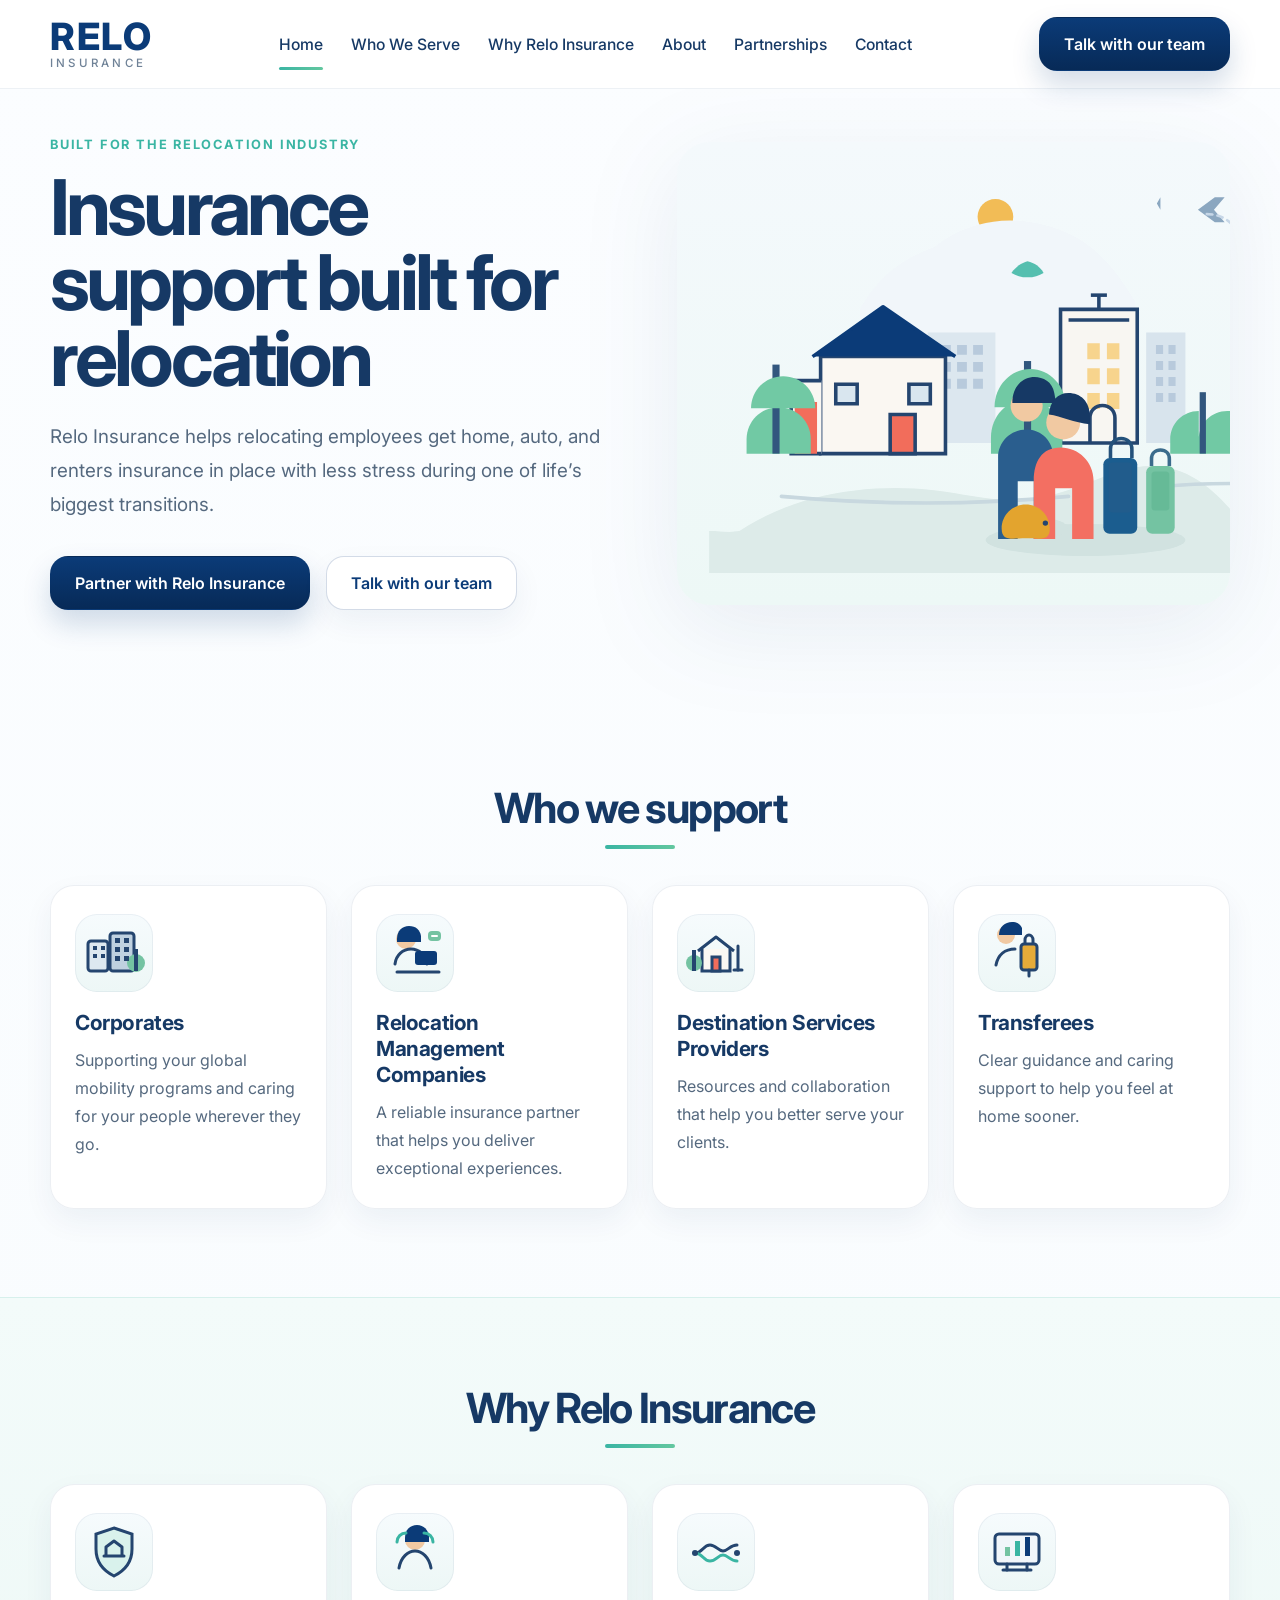
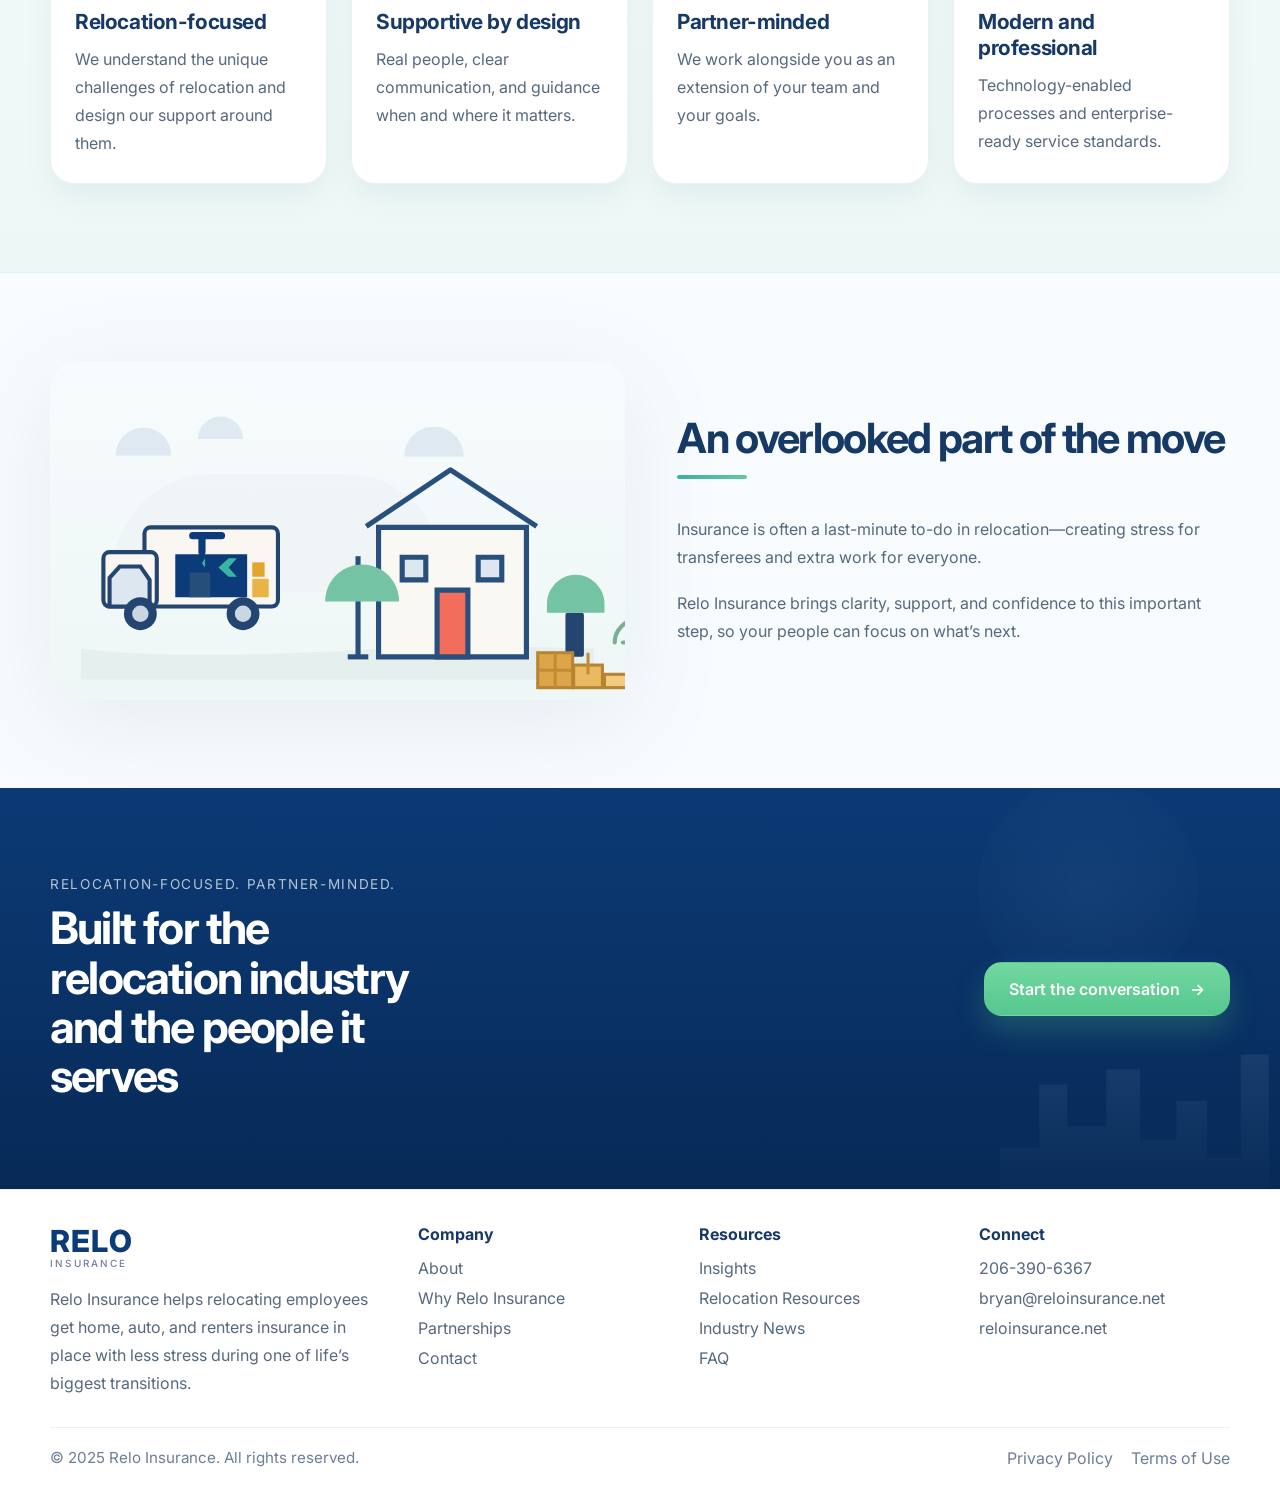
<file: relo_site_mockup_pro_v7/index.html>
<!DOCTYPE html>

<html lang="en">
<head>
<meta charset="utf-8"/>
<meta content="width=device-width, initial-scale=1.0" name="viewport"/>
<title>Relo Insurance | Insurance support built for relocation</title>
<meta content="Relo Insurance helps relocating employees get home, auto, and renters insurance in place with less stress during one of life’s biggest transitions." name="description"/>
<meta content="#0b3b78" name="theme-color"/>
<link href="https://fonts.googleapis.com" rel="preconnect"/>
<link crossorigin="" href="https://fonts.gstatic.com" rel="preconnect"/>
<link href="https://fonts.googleapis.com/css2?family=Inter:wght@400;500;600;700;800&amp;display=swap" rel="stylesheet"/>
<link href="styles.css" rel="stylesheet"/>
</head>
<body>
<a class="skip-link" href="#main">Skip to content</a>
<header class="site-header">
<div class="container nav-shell">
<a aria-label="Relo Insurance home" class="brand brand-textmark" href="index.html"><span class="brand-name">RELO</span><span class="brand-sub">INSURANCE</span></a>
<nav aria-label="Primary navigation" class="main-nav">
<a class="is-active" href="index.html">Home</a>
<a href="who-we-serve.html">Who We Serve</a>
<a href="why-relo-insurance.html">Why Relo Insurance</a>
<a href="about.html">About</a>
<a href="partnerships.html">Partnerships</a>
<a href="contact.html">Contact</a>
</nav>
<div class="nav-actions">
<a class="button button-primary" href="contact.html">Talk with our team</a>
<button aria-controls="mobile-nav" aria-expanded="false" aria-label="Toggle menu" class="nav-toggle" type="button"><span></span><span></span><span></span></button>
</div>
</div>
<nav aria-label="Mobile navigation" class="mobile-nav" id="mobile-nav">
<a href="index.html">Home</a>
<a href="who-we-serve.html">Who We Serve</a>
<a href="why-relo-insurance.html">Why Relo Insurance</a>
<a href="about.html">About</a>
<a href="partnerships.html">Partnerships</a>
<a href="contact.html">Contact</a>
<a class="button button-primary mobile-button" href="contact.html">Talk with our team</a>
</nav>
</header>
<main id="main">
<section class="hero section">
<div class="container hero-grid">
<div class="hero-copy">
<p class="eyebrow">Built for the relocation industry</p>
<h1>Insurance support built for relocation</h1>
<p class="hero-text">Relo Insurance helps relocating employees get home, auto, and renters insurance in place with less stress during one of life’s biggest transitions.</p>
<div class="hero-actions">
<a class="button button-primary" href="partnerships.html">Partner with Relo Insurance</a>
<a class="button button-secondary" href="contact.html">Talk with our team</a>
</div>
</div>
<div class="hero-media"><img alt="Illustration of a relocating couple with luggage and a dog arriving in a new neighborhood" height="520" src="assets/hero-illustration.svg" width="620"/></div>
</div>
</section>
<section class="section">
<div class="container">
<header class="section-heading section-heading-center"><h2>Who we support</h2></header>
<div class="card-grid card-grid-4">
<article class="surface-card info-card"><div aria-hidden="true" class="card-icon"><svg fill="none" viewbox="0 0 72 72" xmlns="http://www.w3.org/2000/svg"><rect fill="#DDE8F0" height="30" rx="3" stroke="#24456F" stroke-width="3" width="20" x="10" y="24"></rect><rect fill="#BFD1E0" height="38" rx="3" stroke="#24456F" stroke-width="3" width="24" x="32" y="16"></rect><circle cx="58" cy="46" fill="#74C3A2" r="9"></circle><rect fill="#24456F" height="22" width="4" x="56" y="32"></rect><path d="M15 29h4v4h-4zm8 0h4v4h-4zm0 8h4v4h-4zm-8 0h4v4h-4zm22-16h5v5h-5zm9 0h5v5h-5zm-9 9h5v5h-5zm9 0h5v5h-5zm-9 9h5v5h-5zm9 0h5v5h-5z" fill="#24456F"></path></svg></div><h3>Corporates</h3><p>Supporting your global mobility programs and caring for your people wherever they go.</p></article>
<article class="surface-card info-card"><div aria-hidden="true" class="card-icon"><svg fill="none" viewbox="0 0 72 72" xmlns="http://www.w3.org/2000/svg"><circle cx="27" cy="22" fill="#F1C9A2" r="10"></circle><path d="M16 47c1-9 8-15 16-15 8 0 15 6 16 15" stroke="#24456F" stroke-linecap="round" stroke-width="3"></path><path d="M18 22c0-8 5-13 12-13 7 0 11 4 12 10v6H18v-3Z" fill="#0B3B78"></path><rect fill="#0B3B78" height="14" rx="3" width="22" x="36" y="34"></rect><path d="M18 55h42" stroke="#24456F" stroke-linecap="round" stroke-width="3"></path><rect fill="#74C3A2" height="10" rx="4" width="13" x="49" y="14"></rect><path d="M53 19h5" stroke="white" stroke-linecap="round" stroke-width="2"></path></svg></div><h3>Relocation Management Companies</h3><p>A reliable insurance partner that helps you deliver exceptional experiences.</p></article>
<article class="surface-card info-card"><div aria-hidden="true" class="card-icon"><svg fill="none" viewbox="0 0 72 72" xmlns="http://www.w3.org/2000/svg"><path d="M18 34 36 20l18 14" stroke="#24456F" stroke-linejoin="round" stroke-width="3"></path><path d="M22 32v22h28V32" fill="#FAF8F3" stroke="#24456F" stroke-width="3"></path><rect fill="#F26D5B" height="14" stroke="#24456F" stroke-width="3" width="8" x="32" y="40"></rect><circle cx="14" cy="46" fill="#74C3A2" r="8"></circle><rect fill="#24456F" height="21" width="4" x="12" y="33"></rect><path d="M58 53V29" stroke="#24456F" stroke-linecap="round" stroke-width="3"></path><path d="M54 53h8" stroke="#24456F" stroke-linecap="round" stroke-width="3"></path></svg></div><h3>Destination Services Providers</h3><p>Resources and collaboration that help you better serve your clients.</p></article>
<article class="surface-card info-card"><div aria-hidden="true" class="card-icon"><svg fill="none" viewbox="0 0 72 72" xmlns="http://www.w3.org/2000/svg"><circle cx="25" cy="18" fill="#F1C9A2" r="9"></circle><path d="M15 48c2-10 9-16 19-16" stroke="#24456F" stroke-linecap="round" stroke-width="3"></path><path d="M18 18c0-8 6-13 13-13 5 0 8 2 10 6v7H18Z" fill="#0B3B78"></path><rect fill="#E6AB39" height="26" rx="3" stroke="#24456F" stroke-width="3" width="16" x="40" y="27"></rect><path d="M44 27v-4c0-3 2-5 4-5s4 2 4 5v4" stroke="#24456F" stroke-width="3"></path><path d="M48 53v6" stroke="#24456F" stroke-linecap="round" stroke-width="3"></path></svg></div><h3>Transferees</h3><p>Clear guidance and caring support to help you feel at home sooner.</p></article>
</div>
</div>
</section>
<section class="section section-tint">
<div class="container">
<header class="section-heading section-heading-center"><h2>Why Relo Insurance</h2></header>
<div class="card-grid card-grid-4">
<article class="surface-card feature-card"><div aria-hidden="true" class="feature-icon"><svg fill="none" viewbox="0 0 72 72" xmlns="http://www.w3.org/2000/svg"><path d="M36 12 54 18v15c0 13-8 22-18 27-10-5-18-14-18-27V18l18-6Z" fill="#D9F2EC" stroke="#24456F" stroke-width="3"></path><path d="M28 40V31l8-6 8 6v9" stroke="#24456F" stroke-linejoin="round" stroke-width="3"></path><path d="M26 40h20" stroke="#24456F" stroke-linecap="round" stroke-width="3"></path></svg></div><h3>Relocation-focused</h3><p>We understand the unique challenges of relocation and design our support around them.</p></article>
<article class="surface-card feature-card"><div aria-hidden="true" class="feature-icon"><svg fill="none" viewbox="0 0 72 72" xmlns="http://www.w3.org/2000/svg"><circle cx="36" cy="24" fill="#F1C9A2" r="10"></circle><path d="M20 52c2-11 9-17 16-17s14 6 16 17" stroke="#24456F" stroke-linecap="round" stroke-width="3"></path><path d="M26 22c0-8 5-13 12-13 7 0 11 5 12 11v6H26v-4Z" fill="#0B3B78"></path><path d="M18 26c0-5 4-9 9-9" stroke="#3AB5A3" stroke-linecap="round" stroke-width="3"></path><path d="M54 26c0-5-4-9-9-9" stroke="#3AB5A3" stroke-linecap="round" stroke-width="3"></path></svg></div><h3>Supportive by design</h3><p>Real people, clear communication, and guidance when and where it matters.</p></article>
<article class="surface-card feature-card"><div aria-hidden="true" class="feature-icon"><svg fill="none" viewbox="0 0 72 72" xmlns="http://www.w3.org/2000/svg"><path d="M15 37c8 0 8-8 15-8 6 0 8 6 13 6s7-6 14-6" stroke="#24456F" stroke-linecap="round" stroke-width="3"></path><path d="M15 37c8 0 8 8 15 8 6 0 8-6 13-6s7 6 14 6" stroke="#3AB5A3" stroke-linecap="round" stroke-width="3"></path><circle cx="15" cy="37" fill="#24456F" r="3"></circle><circle cx="57" cy="37" fill="#24456F" r="3"></circle></svg></div><h3>Partner-minded</h3><p>We work alongside you as an extension of your team and your goals.</p></article>
<article class="surface-card feature-card"><div aria-hidden="true" class="feature-icon"><svg fill="none" viewbox="0 0 72 72" xmlns="http://www.w3.org/2000/svg"><rect fill="#F1F6FA" height="30" rx="4" stroke="#24456F" stroke-width="3" width="44" x="14" y="18"></rect><path d="M26 48v6" stroke="#24456F" stroke-linecap="round" stroke-width="3"></path><path d="M46 48v6" stroke="#24456F" stroke-linecap="round" stroke-width="3"></path><path d="M22 54h28" stroke="#24456F" stroke-linecap="round" stroke-width="3"></path><rect fill="#74C3A2" height="9" width="5" x="24" y="31"></rect><rect fill="#3AB5A3" height="15" width="5" x="34" y="25"></rect><rect fill="#0B3B78" height="19" width="5" x="44" y="21"></rect></svg></div><h3>Modern and professional</h3><p>Technology-enabled processes and enterprise-ready service standards.</p></article>
</div>
</div>
</section>
<section class="section">
<div class="container overview-grid">
<div class="overview-media"><img alt="Illustration of a moving truck arriving at a new home with boxes near the front door" height="330" src="assets/move-illustration.svg" width="560"/></div>
<div class="overview-copy">
<header class="section-heading"><h2>An overlooked part of the move</h2></header>
<p>Insurance is often a last-minute to-do in relocation—creating stress for transferees and extra work for everyone.</p>
<p>Relo Insurance brings clarity, support, and confidence to this important step, so your people can focus on what’s next.</p>
</div>
</div>
</section>
<section class="section section-cta">
<div class="container cta-shell">
<div class="cta-copy"><p class="cta-kicker">Relocation-focused. Partner-minded.</p><h2>Built for the relocation industry and the people it serves</h2></div>
<a class="button button-accent" href="contact.html">Start the conversation <span aria-hidden="true">→</span></a>
</div>
</section>
</main>
<footer class="site-footer">
<div class="container footer-grid">
<div class="footer-brand"><a aria-label="Relo Insurance home" class="brand brand-textmark footer-brandmark" href="index.html"><span class="brand-name">RELO</span><span class="brand-sub">INSURANCE</span></a><p>Relo Insurance helps relocating employees get home, auto, and renters insurance in place with less stress during one of life’s biggest transitions.</p></div>
<div><h3>Company</h3><ul><li><a href="about.html">About</a></li><li><a href="why-relo-insurance.html">Why Relo Insurance</a></li><li><a href="partnerships.html">Partnerships</a></li><li><a href="contact.html">Contact</a></li></ul></div>
<div><h3>Resources</h3><ul><li><a href="contact.html">Insights</a></li><li><a href="contact.html">Relocation Resources</a></li><li><a href="contact.html">Industry News</a></li><li><a href="contact.html">FAQ</a></li></ul></div>
<div><h3>Connect</h3><ul><li><a href="tel:+12063906367">206-390-6367</a></li><li><a href="mailto:bryan@reloinsurance.net">bryan@reloinsurance.net</a></li><li><a href="https://reloinsurance.net">reloinsurance.net</a></li></ul></div>
</div>
<div class="container footer-bottom"><p>© 2025 Relo Insurance. All rights reserved.</p><div class="footer-legal"><a href="privacy.html">Privacy Policy</a><a href="terms.html">Terms of Use</a></div></div>
</footer>
<script src="script.js"></script>
</body>
</html>
</file>
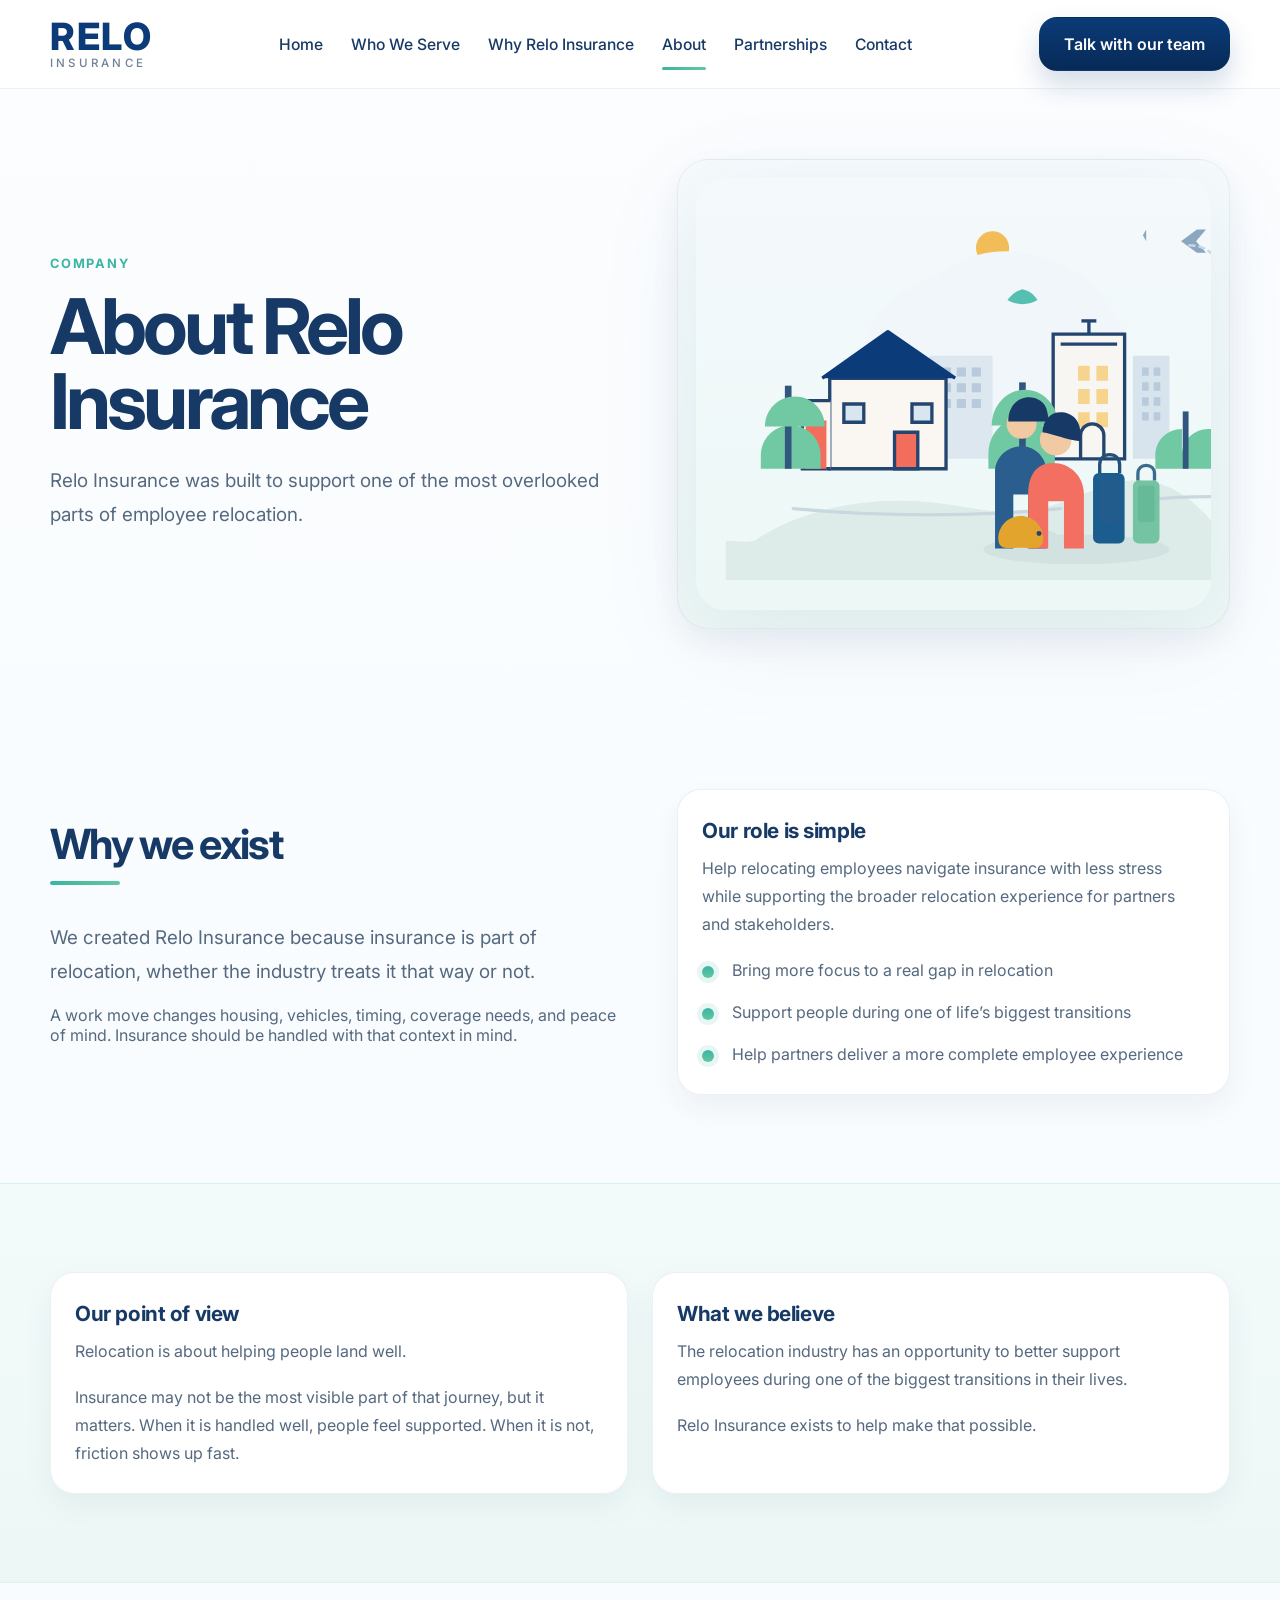
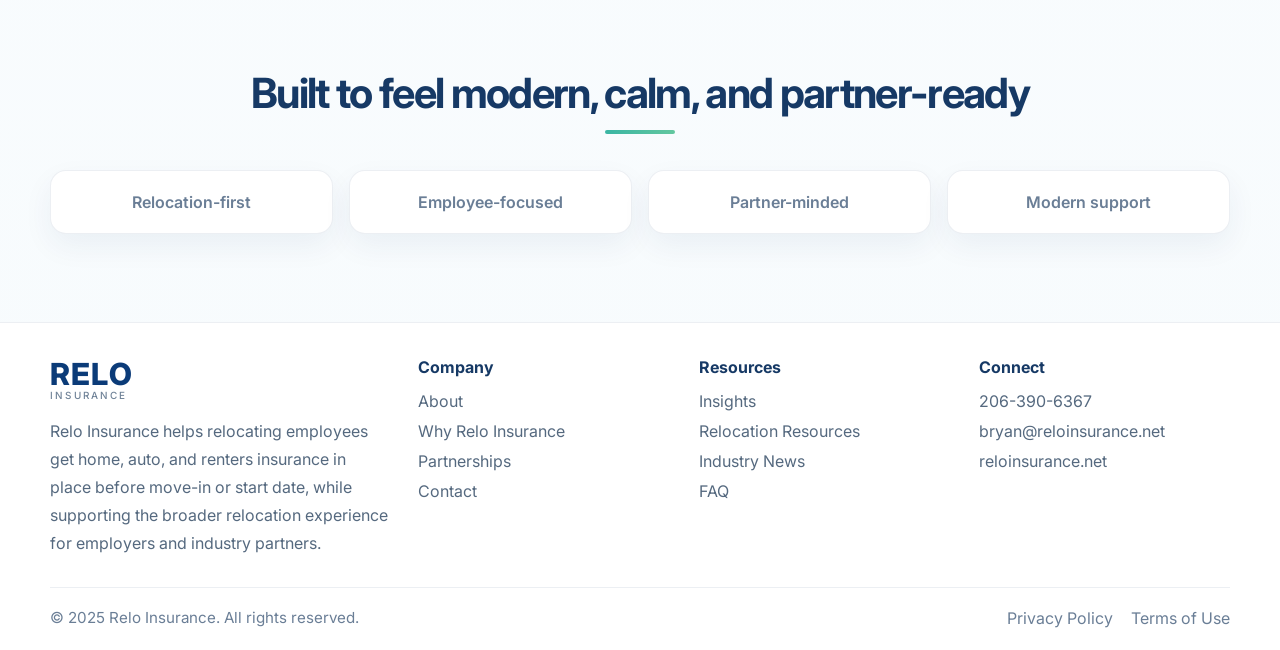
<file: relo_site_mockup_pro_v7/about.html>
<!DOCTYPE html>

<html lang="en"><head><meta charset="utf-8"/><meta content="width=device-width, initial-scale=1.0" name="viewport"/><title>About | Relo Insurance</title><meta content="Relo Insurance was created to support one of the most overlooked parts of employee relocation." name="description"/><meta content="#0b3b78" name="theme-color"/><link href="https://fonts.googleapis.com" rel="preconnect"/><link crossorigin="" href="https://fonts.gstatic.com" rel="preconnect"/><link href="https://fonts.googleapis.com/css2?family=Inter:wght@400;500;600;700;800&amp;display=swap" rel="stylesheet"/><link href="styles.css" rel="stylesheet"/></head>
<body><a class="skip-link" href="#main">Skip to content</a><header class="site-header"><div class="container nav-shell"><a aria-label="Relo Insurance home" class="brand brand-textmark" href="index.html"><span class="brand-name">RELO</span><span class="brand-sub">INSURANCE</span></a><nav aria-label="Primary navigation" class="main-nav"><a href="index.html">Home</a><a href="who-we-serve.html">Who We Serve</a><a href="why-relo-insurance.html">Why Relo Insurance</a><a class="is-active" href="about.html">About</a><a href="partnerships.html">Partnerships</a><a href="contact.html">Contact</a></nav><div class="nav-actions"><a class="button button-primary" href="contact.html">Talk with our team</a><button aria-controls="mobile-nav" aria-expanded="false" aria-label="Toggle menu" class="nav-toggle" type="button"><span></span><span></span><span></span></button></div></div><nav aria-label="Mobile navigation" class="mobile-nav" id="mobile-nav"><a href="index.html">Home</a><a href="who-we-serve.html">Who We Serve</a><a href="why-relo-insurance.html">Why Relo Insurance</a><a href="about.html">About</a><a href="partnerships.html">Partnerships</a><a href="contact.html">Contact</a><a class="button button-primary mobile-button" href="contact.html">Talk with our team</a></nav></header>
<main id="main">
<section class="page-hero section-tight"><div class="container page-grid page-hero-shell"><div><p class="page-eyebrow">Company</p><h1>About Relo Insurance</h1><p class="page-hero-text">Relo Insurance was built to support one of the most overlooked parts of employee relocation.</p></div><div class="page-hero-media"><img alt="Relocation illustration" height="520" src="assets/hero-illustration.svg" width="620"/></div></div></section>
<section class="section"><div class="container split-grid"><div><header class="section-heading"><h2>Why we exist</h2></header><p class="lead">We created Relo Insurance because insurance is part of relocation, whether the industry treats it that way or not.</p><p>A work move changes housing, vehicles, timing, coverage needs, and peace of mind. Insurance should be handled with that context in mind.</p></div><div class="panel"><h3>Our role is simple</h3><p>Help relocating employees navigate insurance with less stress while supporting the broader relocation experience for partners and stakeholders.</p><ul class="check-list"><li>Bring more focus to a real gap in relocation</li><li>Support people during one of life’s biggest transitions</li><li>Help partners deliver a more complete employee experience</li></ul></div></div></section>
<section class="section section-tint"><div class="container card-grid card-grid-2"><article class="quote-card"><h3>Our point of view</h3><p>Relocation is about helping people land well.</p><p>Insurance may not be the most visible part of that journey, but it matters. When it is handled well, people feel supported. When it is not, friction shows up fast.</p></article><article class="quote-card"><h3>What we believe</h3><p>The relocation industry has an opportunity to better support employees during one of the biggest transitions in their lives.</p><p>Relo Insurance exists to help make that possible.</p></article></div></section>
<section class="section"><div class="container"><header class="section-heading section-heading-center"><h2>Built to feel modern, calm, and partner-ready</h2></header><div class="logo-cloud"><div class="logo-pill">Relocation-first</div><div class="logo-pill">Employee-focused</div><div class="logo-pill">Partner-minded</div><div class="logo-pill">Modern support</div></div></div></section>
</main>
<footer class="site-footer"><div class="container footer-grid"><div class="footer-brand"><a aria-label="Relo Insurance home" class="brand brand-textmark footer-brandmark" href="index.html"><span class="brand-name">RELO</span><span class="brand-sub">INSURANCE</span></a><p>Relo Insurance helps relocating employees get home, auto, and renters insurance in place before move-in or start date, while supporting the broader relocation experience for employers and industry partners.</p></div><div><h3>Company</h3><ul><li><a href="about.html">About</a></li><li><a href="why-relo-insurance.html">Why Relo Insurance</a></li><li><a href="partnerships.html">Partnerships</a></li><li><a href="contact.html">Contact</a></li></ul></div><div><h3>Resources</h3><ul><li><a href="contact.html">Insights</a></li><li><a href="contact.html">Relocation Resources</a></li><li><a href="contact.html">Industry News</a></li><li><a href="contact.html">FAQ</a></li></ul></div><div><h3>Connect</h3><ul><li><a href="tel:+12063906367">206-390-6367</a></li><li><a href="mailto:bryan@reloinsurance.net">bryan@reloinsurance.net</a></li><li><a href="https://reloinsurance.net">reloinsurance.net</a></li></ul></div></div><div class="container footer-bottom"><p>© 2025 Relo Insurance. All rights reserved.</p><div class="footer-legal"><a href="privacy.html">Privacy Policy</a><a href="terms.html">Terms of Use</a></div></div></footer><script src="script.js"></script></body></html>
</file>
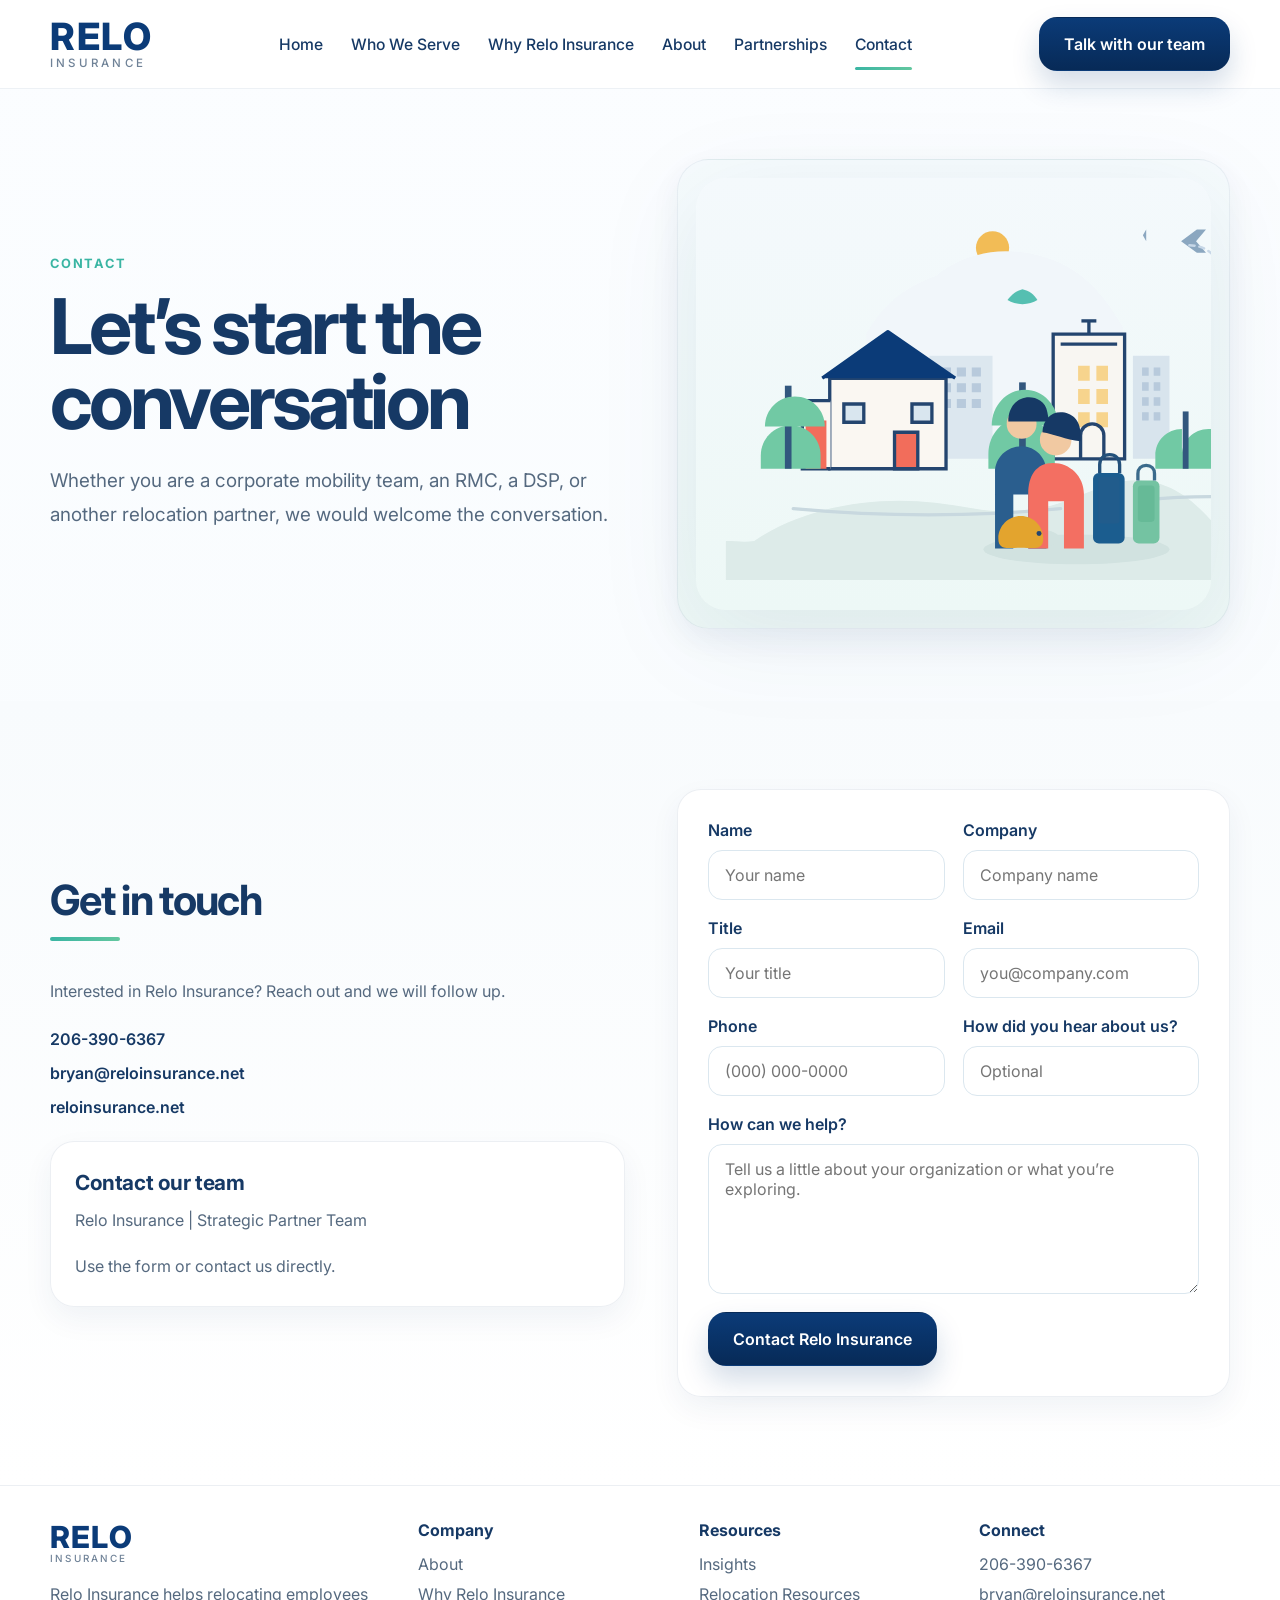
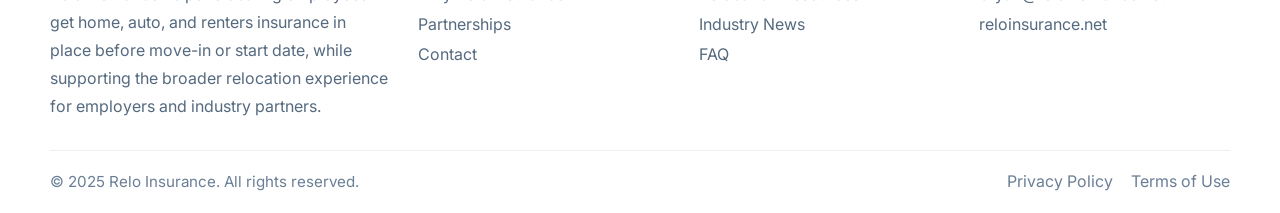
<file: relo_site_mockup_pro_v7/contact.html>
<!DOCTYPE html>

<html lang="en"><head><meta charset="utf-8"/><meta content="width=device-width, initial-scale=1.0" name="viewport"/><title>Contact | Relo Insurance</title><meta content="Get in touch with Relo Insurance to discuss relocation partnerships or employee move support." name="description"/><meta content="#0b3b78" name="theme-color"/><link href="https://fonts.googleapis.com" rel="preconnect"/><link crossorigin="" href="https://fonts.gstatic.com" rel="preconnect"/><link href="https://fonts.googleapis.com/css2?family=Inter:wght@400;500;600;700;800&amp;display=swap" rel="stylesheet"/><link href="styles.css" rel="stylesheet"/></head>
<body><a class="skip-link" href="#main">Skip to content</a><header class="site-header"><div class="container nav-shell"><a aria-label="Relo Insurance home" class="brand brand-textmark" href="index.html"><span class="brand-name">RELO</span><span class="brand-sub">INSURANCE</span></a><nav aria-label="Primary navigation" class="main-nav"><a href="index.html">Home</a><a href="who-we-serve.html">Who We Serve</a><a href="why-relo-insurance.html">Why Relo Insurance</a><a href="about.html">About</a><a href="partnerships.html">Partnerships</a><a class="is-active" href="contact.html">Contact</a></nav><div class="nav-actions"><a class="button button-primary" href="contact.html">Talk with our team</a><button aria-controls="mobile-nav" aria-expanded="false" aria-label="Toggle menu" class="nav-toggle" type="button"><span></span><span></span><span></span></button></div></div><nav aria-label="Mobile navigation" class="mobile-nav" id="mobile-nav"><a href="index.html">Home</a><a href="who-we-serve.html">Who We Serve</a><a href="why-relo-insurance.html">Why Relo Insurance</a><a href="about.html">About</a><a href="partnerships.html">Partnerships</a><a href="contact.html">Contact</a><a class="button button-primary mobile-button" href="contact.html">Talk with our team</a></nav></header>
<main id="main">
<section class="page-hero section-tight"><div class="container page-grid page-hero-shell"><div><p class="page-eyebrow">Contact</p><h1>Let’s start the conversation</h1><p class="page-hero-text">Whether you are a corporate mobility team, an RMC, a DSP, or another relocation partner, we would welcome the conversation.</p></div><div class="page-hero-media"><img alt="Relocation illustration" height="520" src="assets/hero-illustration.svg" width="620"/></div></div></section>
<section class="section contact-section"><div class="container contact-grid"><div class="contact-copy"><header class="section-heading"><h2>Get in touch</h2></header><p>Interested in Relo Insurance? Reach out and we will follow up.</p><div class="contact-list"><a href="tel:+12063906367">206-390-6367</a><a href="mailto:bryan@reloinsurance.net">bryan@reloinsurance.net</a><a href="https://reloinsurance.net">reloinsurance.net</a></div><div class="panel" style="margin-top:24px;"><h3>Contact our team</h3><p>Relo Insurance | Strategic Partner Team</p><p>Use the form or contact us directly.</p></div></div><form class="contact-form surface-card"><div class="field-row"><label><span>Name</span><input placeholder="Your name" type="text"/></label><label><span>Company</span><input placeholder="Company name" type="text"/></label></div><div class="field-row"><label><span>Title</span><input placeholder="Your title" type="text"/></label><label><span>Email</span><input placeholder="you@company.com" type="email"/></label></div><div class="field-row"><label><span>Phone</span><input placeholder="(000) 000-0000" type="tel"/></label><label><span>How did you hear about us?</span><input placeholder="Optional" type="text"/></label></div><label><span>How can we help?</span><textarea placeholder="Tell us a little about your organization or what you’re exploring." rows="6"></textarea></label><button class="button button-primary" type="submit">Contact Relo Insurance</button></form></div></section>
</main>
<footer class="site-footer"><div class="container footer-grid"><div class="footer-brand"><a aria-label="Relo Insurance home" class="brand brand-textmark footer-brandmark" href="index.html"><span class="brand-name">RELO</span><span class="brand-sub">INSURANCE</span></a><p>Relo Insurance helps relocating employees get home, auto, and renters insurance in place before move-in or start date, while supporting the broader relocation experience for employers and industry partners.</p></div><div><h3>Company</h3><ul><li><a href="about.html">About</a></li><li><a href="why-relo-insurance.html">Why Relo Insurance</a></li><li><a href="partnerships.html">Partnerships</a></li><li><a href="contact.html">Contact</a></li></ul></div><div><h3>Resources</h3><ul><li><a href="contact.html">Insights</a></li><li><a href="contact.html">Relocation Resources</a></li><li><a href="contact.html">Industry News</a></li><li><a href="contact.html">FAQ</a></li></ul></div><div><h3>Connect</h3><ul><li><a href="tel:+12063906367">206-390-6367</a></li><li><a href="mailto:bryan@reloinsurance.net">bryan@reloinsurance.net</a></li><li><a href="https://reloinsurance.net">reloinsurance.net</a></li></ul></div></div><div class="container footer-bottom"><p>© 2025 Relo Insurance. All rights reserved.</p><div class="footer-legal"><a href="privacy.html">Privacy Policy</a><a href="terms.html">Terms of Use</a></div></div></footer><script src="script.js"></script></body></html>
</file>
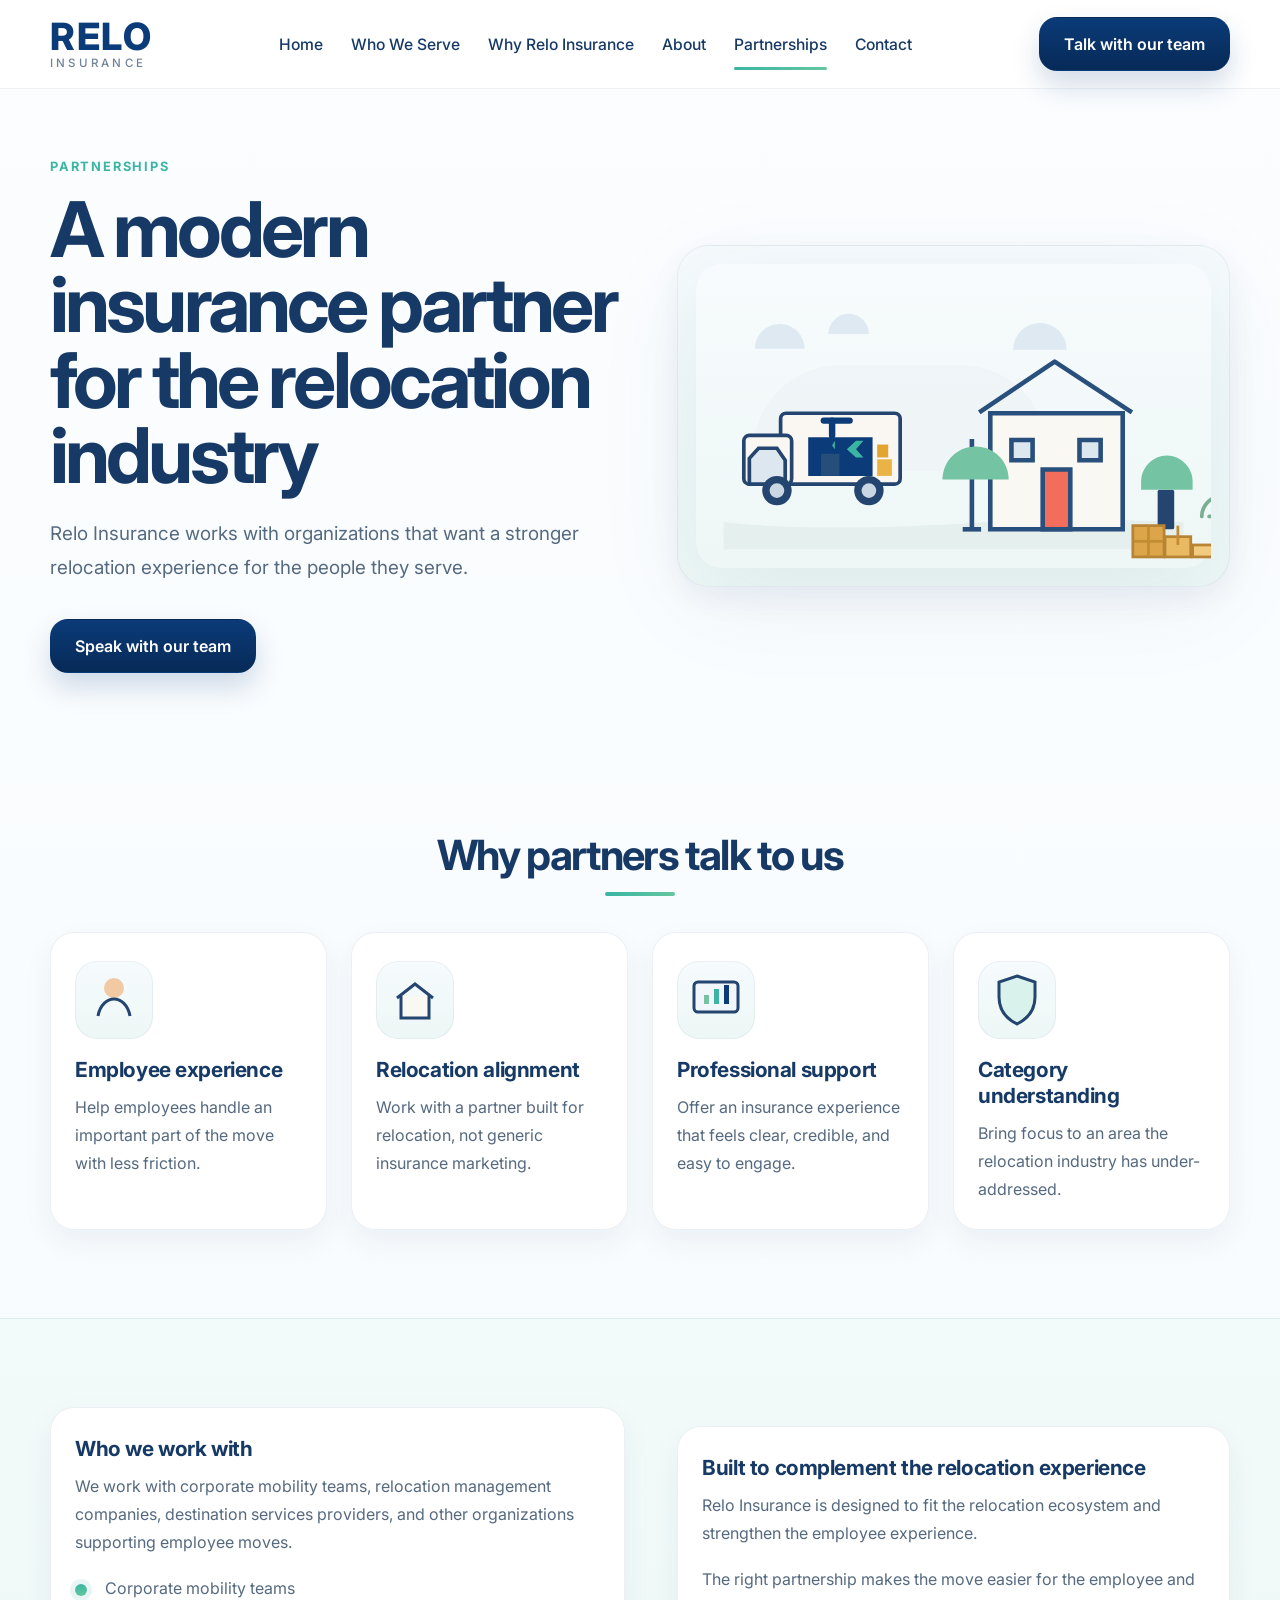
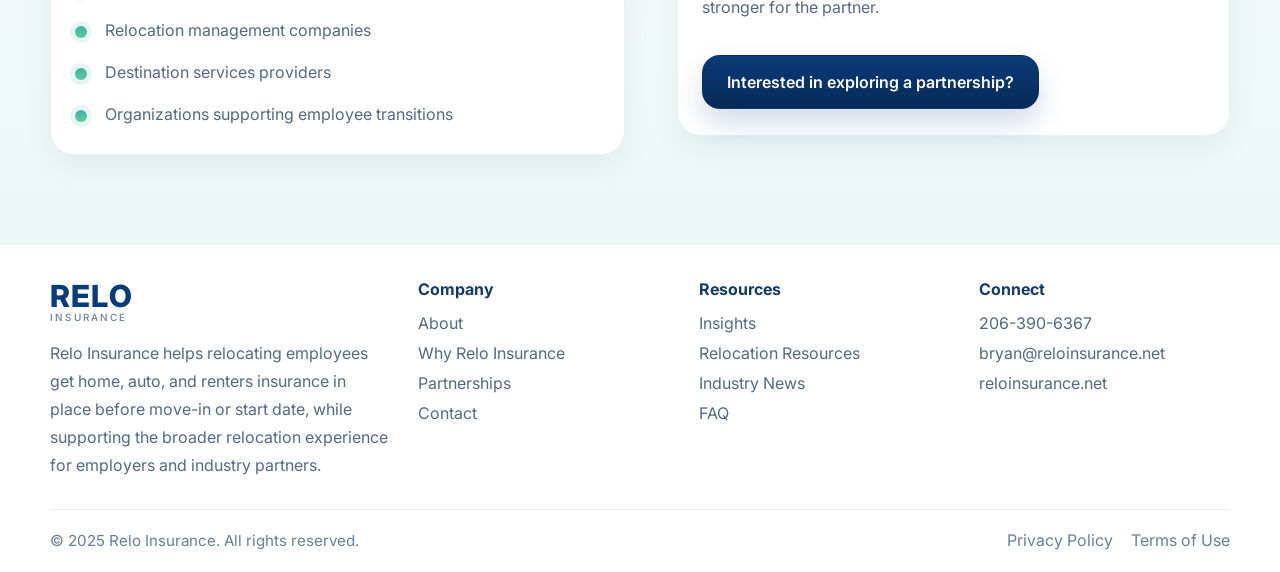
<file: relo_site_mockup_pro_v7/partnerships.html>
<!DOCTYPE html>

<html lang="en"><head><meta charset="utf-8"/><meta content="width=device-width, initial-scale=1.0" name="viewport"/><title>Partnerships | Relo Insurance</title><meta content="Relo Insurance works with organizations that want a stronger relocation experience without adding noise or complexity." name="description"/><meta content="#0b3b78" name="theme-color"/><link href="https://fonts.googleapis.com" rel="preconnect"/><link crossorigin="" href="https://fonts.gstatic.com" rel="preconnect"/><link href="https://fonts.googleapis.com/css2?family=Inter:wght@400;500;600;700;800&amp;display=swap" rel="stylesheet"/><link href="styles.css" rel="stylesheet"/></head>
<body><a class="skip-link" href="#main">Skip to content</a><header class="site-header"><div class="container nav-shell"><a aria-label="Relo Insurance home" class="brand brand-textmark" href="index.html"><span class="brand-name">RELO</span><span class="brand-sub">INSURANCE</span></a><nav aria-label="Primary navigation" class="main-nav"><a href="index.html">Home</a><a href="who-we-serve.html">Who We Serve</a><a href="why-relo-insurance.html">Why Relo Insurance</a><a href="about.html">About</a><a class="is-active" href="partnerships.html">Partnerships</a><a href="contact.html">Contact</a></nav><div class="nav-actions"><a class="button button-primary" href="contact.html">Talk with our team</a><button aria-controls="mobile-nav" aria-expanded="false" aria-label="Toggle menu" class="nav-toggle" type="button"><span></span><span></span><span></span></button></div></div><nav aria-label="Mobile navigation" class="mobile-nav" id="mobile-nav"><a href="index.html">Home</a><a href="who-we-serve.html">Who We Serve</a><a href="why-relo-insurance.html">Why Relo Insurance</a><a href="about.html">About</a><a href="partnerships.html">Partnerships</a><a href="contact.html">Contact</a><a class="button button-primary mobile-button" href="contact.html">Talk with our team</a></nav></header>
<main id="main">
<section class="page-hero section-tight"><div class="container page-grid page-hero-shell"><div><p class="page-eyebrow">Partnerships</p><h1>A modern insurance partner for the relocation industry</h1><p class="page-hero-text">Relo Insurance works with organizations that want a stronger relocation experience for the people they serve.</p><div class="page-actions"><a class="button button-primary" href="contact.html">Speak with our team</a></div></div><div class="page-hero-media"><img alt="Moving illustration" height="330" src="assets/move-illustration.svg" width="560"/></div></div></section>
<section class="section"><div class="container"><header class="section-heading section-heading-center"><h2>Why partners talk to us</h2></header><div class="card-grid card-grid-4"><article class="surface-card value-card"><div aria-hidden="true" class="value-icon"><svg fill="none" viewbox="0 0 72 72" xmlns="http://www.w3.org/2000/svg"><circle cx="36" cy="24" fill="#F1C9A2" r="10"></circle><path d="M20 52c2-11 9-17 16-17s14 6 16 17" stroke="#24456F" stroke-width="3"></path></svg></div><h3>Employee experience</h3><p>Help employees handle an important part of the move with less friction.</p></article><article class="surface-card value-card"><div aria-hidden="true" class="value-icon"><svg fill="none" viewbox="0 0 72 72" xmlns="http://www.w3.org/2000/svg"><path d="M18 34 36 20l18 14" stroke="#24456F" stroke-width="3"></path><path d="M22 32v22h28V32" fill="#FAF8F3" stroke="#24456F" stroke-width="3"></path></svg></div><h3>Relocation alignment</h3><p>Work with a partner built for relocation, not generic insurance marketing.</p></article><article class="surface-card value-card"><div aria-hidden="true" class="value-icon"><svg fill="none" viewbox="0 0 72 72" xmlns="http://www.w3.org/2000/svg"><rect fill="#F1F6FA" height="30" rx="4" stroke="#24456F" stroke-width="3" width="44" x="14" y="18"></rect><rect fill="#74C3A2" height="9" width="5" x="24" y="31"></rect><rect fill="#3AB5A3" height="15" width="5" x="34" y="25"></rect><rect fill="#0B3B78" height="19" width="5" x="44" y="21"></rect></svg></div><h3>Professional support</h3><p>Offer an insurance experience that feels clear, credible, and easy to engage.</p></article><article class="surface-card value-card"><div aria-hidden="true" class="value-icon"><svg fill="none" viewbox="0 0 72 72" xmlns="http://www.w3.org/2000/svg"><path d="M36 12 54 18v15c0 13-8 22-18 27-10-5-18-14-18-27V18l18-6Z" fill="#D9F2EC" stroke="#24456F" stroke-width="3"></path></svg></div><h3>Category understanding</h3><p>Bring focus to an area the relocation industry has under-addressed.</p></article></div></div></section>
<section class="section section-tint"><div class="container split-grid"><div class="panel"><h3>Who we work with</h3><p>We work with corporate mobility teams, relocation management companies, destination services providers, and other organizations supporting employee moves.</p><ul class="check-list"><li>Corporate mobility teams</li><li>Relocation management companies</li><li>Destination services providers</li><li>Organizations supporting employee transitions</li></ul></div><div class="panel"><h3>Built to complement the relocation experience</h3><p>Relo Insurance is designed to fit the relocation ecosystem and strengthen the employee experience.</p><p>The right partnership makes the move easier for the employee and stronger for the partner.</p><div class="page-actions"><a class="button button-primary" href="contact.html">Interested in exploring a partnership?</a></div></div></div></section>
</main>
<footer class="site-footer"><div class="container footer-grid"><div class="footer-brand"><a aria-label="Relo Insurance home" class="brand brand-textmark footer-brandmark" href="index.html"><span class="brand-name">RELO</span><span class="brand-sub">INSURANCE</span></a><p>Relo Insurance helps relocating employees get home, auto, and renters insurance in place before move-in or start date, while supporting the broader relocation experience for employers and industry partners.</p></div><div><h3>Company</h3><ul><li><a href="about.html">About</a></li><li><a href="why-relo-insurance.html">Why Relo Insurance</a></li><li><a href="partnerships.html">Partnerships</a></li><li><a href="contact.html">Contact</a></li></ul></div><div><h3>Resources</h3><ul><li><a href="contact.html">Insights</a></li><li><a href="contact.html">Relocation Resources</a></li><li><a href="contact.html">Industry News</a></li><li><a href="contact.html">FAQ</a></li></ul></div><div><h3>Connect</h3><ul><li><a href="tel:+12063906367">206-390-6367</a></li><li><a href="mailto:bryan@reloinsurance.net">bryan@reloinsurance.net</a></li><li><a href="https://reloinsurance.net">reloinsurance.net</a></li></ul></div></div><div class="container footer-bottom"><p>© 2025 Relo Insurance. All rights reserved.</p><div class="footer-legal"><a href="privacy.html">Privacy Policy</a><a href="terms.html">Terms of Use</a></div></div></footer><script src="script.js"></script></body></html>
</file>
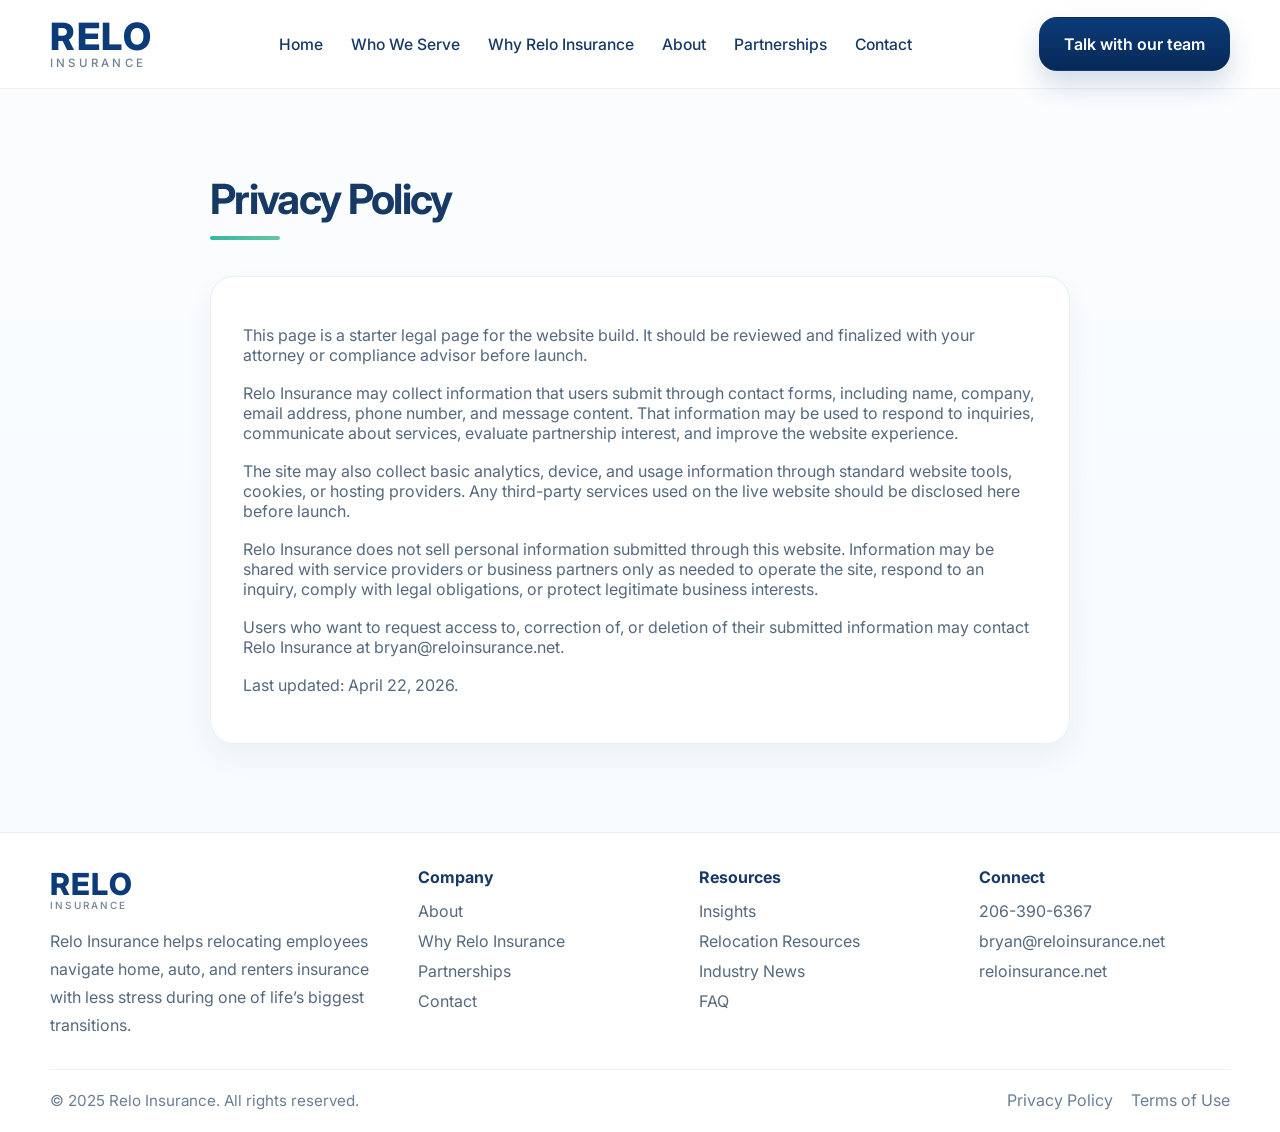
<file: relo_site_mockup_pro_v7/privacy.html>
<!DOCTYPE html>

<html lang="en">
<head>
<meta charset="utf-8"/>
<meta content="width=device-width, initial-scale=1.0" name="viewport"/>
<title>Privacy Policy | Relo Insurance</title>
<meta content="Privacy Policy for Relo Insurance." name="description"/>
<meta content="#0b3b78" name="theme-color"/>
<link href="https://fonts.googleapis.com" rel="preconnect"/>
<link crossorigin="" href="https://fonts.gstatic.com" rel="preconnect"/>
<link href="https://fonts.googleapis.com/css2?family=Inter:wght@400;500;600;700;800&amp;display=swap" rel="stylesheet"/>
<link href="styles.css" rel="stylesheet"/>
</head>
<body>
<a class="skip-link" href="#main">Skip to content</a>
<header class="site-header">
<div class="container nav-shell">
<a aria-label="Relo Insurance home" class="brand brand-textmark" href="index.html"><span class="brand-name">RELO</span><span class="brand-sub">INSURANCE</span></a>
<nav aria-label="Primary navigation" class="main-nav">
<a href="index.html">Home</a>
<a href="who-we-serve.html">Who We Serve</a>
<a href="why-relo-insurance.html">Why Relo Insurance</a>
<a href="about.html">About</a>
<a href="partnerships.html">Partnerships</a>
<a href="contact.html">Contact</a>
</nav>
<div class="nav-actions"><a class="button button-primary" href="contact.html">Talk with our team</a><button aria-controls="mobile-nav" aria-expanded="false" aria-label="Toggle menu" class="nav-toggle" type="button"><span></span><span></span><span></span></button></div>
</div>
<nav aria-label="Mobile navigation" class="mobile-nav" id="mobile-nav">
<a href="index.html">Home</a><a href="who-we-serve.html">Who We Serve</a><a href="why-relo-insurance.html">Why Relo Insurance</a><a href="about.html">About</a><a href="partnerships.html">Partnerships</a><a href="contact.html">Contact</a><a class="button button-primary mobile-button" href="contact.html">Talk with our team</a>
</nav>
</header>
<main id="main">
<section class="section">
<div class="container" style="max-width: 860px;">
<header class="section-heading section-heading-left">
<h2>Privacy Policy</h2>
</header>
<div class="surface-card" style="padding:32px;">
<p>This page is a starter legal page for the website build. It should be reviewed and finalized with your attorney or compliance advisor before launch.</p>
<p style="margin-top:18px;">Relo Insurance may collect information that users submit through contact forms, including name, company, email address, phone number, and message content. That information may be used to respond to inquiries, communicate about services, evaluate partnership interest, and improve the website experience.</p>
<p style="margin-top:18px;">The site may also collect basic analytics, device, and usage information through standard website tools, cookies, or hosting providers. Any third-party services used on the live website should be disclosed here before launch.</p>
<p style="margin-top:18px;">Relo Insurance does not sell personal information submitted through this website. Information may be shared with service providers or business partners only as needed to operate the site, respond to an inquiry, comply with legal obligations, or protect legitimate business interests.</p>
<p style="margin-top:18px;">Users who want to request access to, correction of, or deletion of their submitted information may contact Relo Insurance at <a href="mailto:bryan@reloinsurance.net">bryan@reloinsurance.net</a>.</p>
<p style="margin-top:18px;">Last updated: April 22, 2026.</p>
</div>
</div>
</section>
</main>
<footer class="site-footer"><div class="container footer-grid"><div class="footer-brand"><a aria-label="Relo Insurance home" class="brand brand-textmark footer-brandmark" href="index.html"><span class="brand-name">RELO</span><span class="brand-sub">INSURANCE</span></a><p>Relo Insurance helps relocating employees navigate home, auto, and renters insurance with less stress during one of life’s biggest transitions.</p></div><div><h3>Company</h3><ul><li><a href="about.html">About</a></li><li><a href="why-relo-insurance.html">Why Relo Insurance</a></li><li><a href="partnerships.html">Partnerships</a></li><li><a href="contact.html">Contact</a></li></ul></div><div><h3>Resources</h3><ul><li><a href="contact.html">Insights</a></li><li><a href="contact.html">Relocation Resources</a></li><li><a href="contact.html">Industry News</a></li><li><a href="contact.html">FAQ</a></li></ul></div><div><h3>Connect</h3><ul><li><a href="tel:+12063906367">206-390-6367</a></li><li><a href="mailto:bryan@reloinsurance.net">bryan@reloinsurance.net</a></li><li><a href="https://reloinsurance.net/">reloinsurance.net</a></li></ul></div></div><div class="container footer-bottom"><p>© 2025 Relo Insurance. All rights reserved.</p><div class="footer-legal"><a href="privacy.html">Privacy Policy</a><a href="terms.html">Terms of Use</a></div></div></footer><script src="script.js"></script>
</body>
</html>
</file>
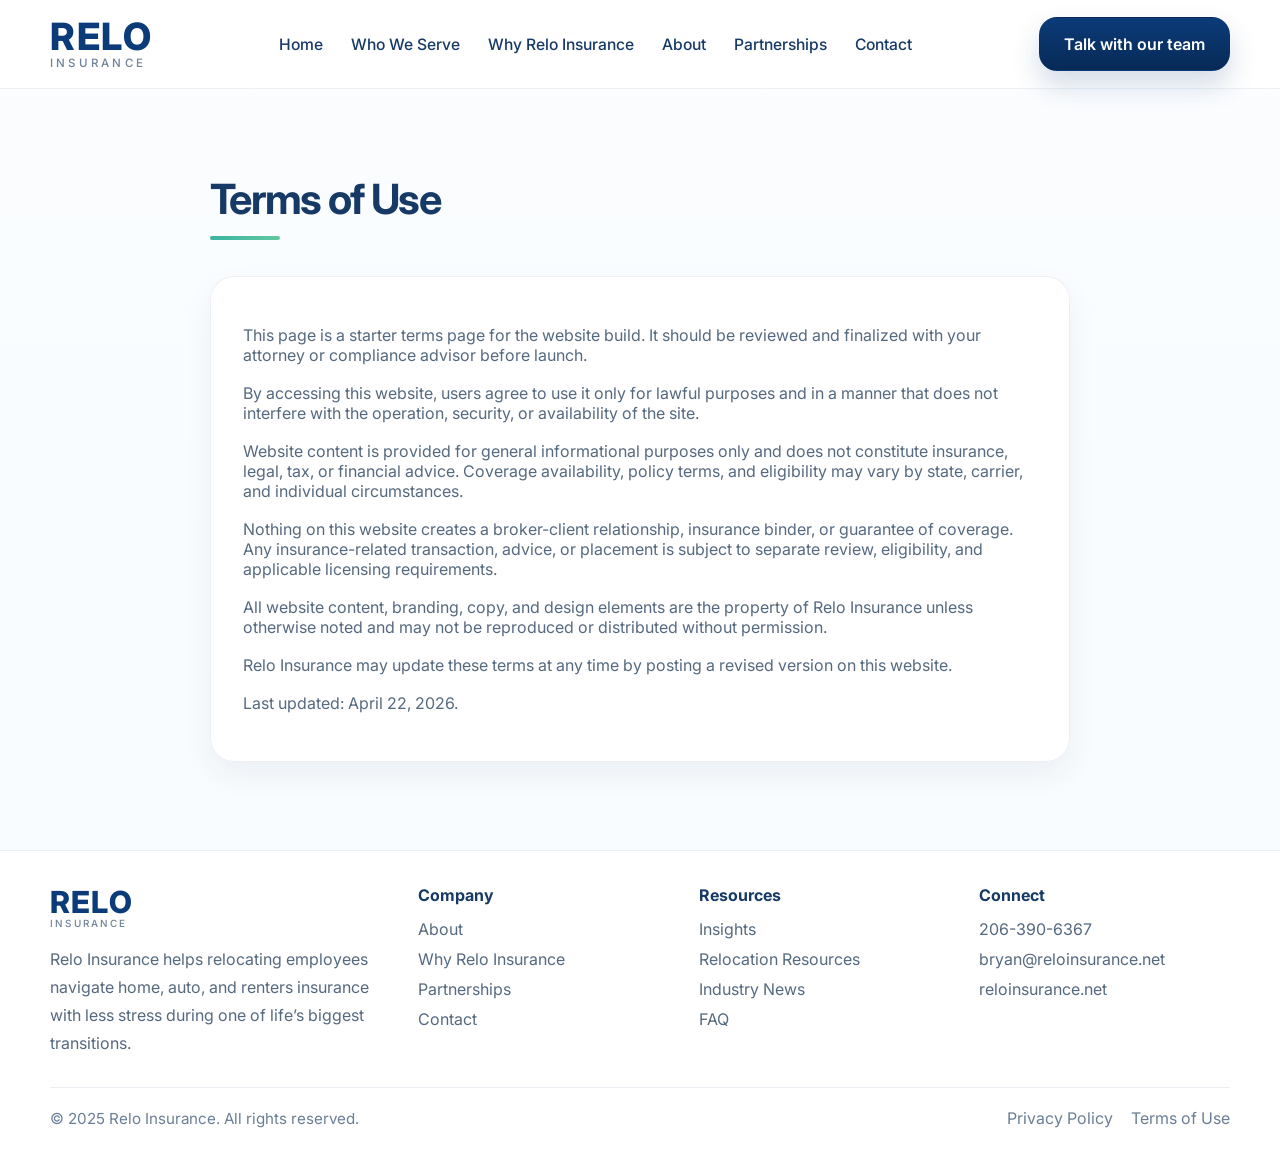
<file: relo_site_mockup_pro_v7/terms.html>
<!DOCTYPE html>

<html lang="en">
<head>
<meta charset="utf-8"/>
<meta content="width=device-width, initial-scale=1.0" name="viewport"/>
<title>Terms of Use | Relo Insurance</title>
<meta content="Terms of Use for Relo Insurance." name="description"/>
<meta content="#0b3b78" name="theme-color"/>
<link href="https://fonts.googleapis.com" rel="preconnect"/>
<link crossorigin="" href="https://fonts.gstatic.com" rel="preconnect"/>
<link href="https://fonts.googleapis.com/css2?family=Inter:wght@400;500;600;700;800&amp;display=swap" rel="stylesheet"/>
<link href="styles.css" rel="stylesheet"/>
</head>
<body>
<a class="skip-link" href="#main">Skip to content</a>
<header class="site-header">
<div class="container nav-shell">
<a aria-label="Relo Insurance home" class="brand brand-textmark" href="index.html"><span class="brand-name">RELO</span><span class="brand-sub">INSURANCE</span></a>
<nav aria-label="Primary navigation" class="main-nav">
<a href="index.html">Home</a>
<a href="who-we-serve.html">Who We Serve</a>
<a href="why-relo-insurance.html">Why Relo Insurance</a>
<a href="about.html">About</a>
<a href="partnerships.html">Partnerships</a>
<a href="contact.html">Contact</a>
</nav>
<div class="nav-actions"><a class="button button-primary" href="contact.html">Talk with our team</a><button aria-controls="mobile-nav" aria-expanded="false" aria-label="Toggle menu" class="nav-toggle" type="button"><span></span><span></span><span></span></button></div>
</div>
<nav aria-label="Mobile navigation" class="mobile-nav" id="mobile-nav">
<a href="index.html">Home</a><a href="who-we-serve.html">Who We Serve</a><a href="why-relo-insurance.html">Why Relo Insurance</a><a href="about.html">About</a><a href="partnerships.html">Partnerships</a><a href="contact.html">Contact</a><a class="button button-primary mobile-button" href="contact.html">Talk with our team</a>
</nav>
</header>
<main id="main">
<section class="section">
<div class="container" style="max-width: 860px;">
<header class="section-heading section-heading-left">
<h2>Terms of Use</h2>
</header>
<div class="surface-card" style="padding:32px;">
<p>This page is a starter terms page for the website build. It should be reviewed and finalized with your attorney or compliance advisor before launch.</p>
<p style="margin-top:18px;">By accessing this website, users agree to use it only for lawful purposes and in a manner that does not interfere with the operation, security, or availability of the site.</p>
<p style="margin-top:18px;">Website content is provided for general informational purposes only and does not constitute insurance, legal, tax, or financial advice. Coverage availability, policy terms, and eligibility may vary by state, carrier, and individual circumstances.</p>
<p style="margin-top:18px;">Nothing on this website creates a broker-client relationship, insurance binder, or guarantee of coverage. Any insurance-related transaction, advice, or placement is subject to separate review, eligibility, and applicable licensing requirements.</p>
<p style="margin-top:18px;">All website content, branding, copy, and design elements are the property of Relo Insurance unless otherwise noted and may not be reproduced or distributed without permission.</p>
<p style="margin-top:18px;">Relo Insurance may update these terms at any time by posting a revised version on this website.</p>
<p style="margin-top:18px;">Last updated: April 22, 2026.</p>
</div>
</div>
</section>
</main>
<footer class="site-footer"><div class="container footer-grid"><div class="footer-brand"><a aria-label="Relo Insurance home" class="brand brand-textmark footer-brandmark" href="index.html"><span class="brand-name">RELO</span><span class="brand-sub">INSURANCE</span></a><p>Relo Insurance helps relocating employees navigate home, auto, and renters insurance with less stress during one of life’s biggest transitions.</p></div><div><h3>Company</h3><ul><li><a href="about.html">About</a></li><li><a href="why-relo-insurance.html">Why Relo Insurance</a></li><li><a href="partnerships.html">Partnerships</a></li><li><a href="contact.html">Contact</a></li></ul></div><div><h3>Resources</h3><ul><li><a href="contact.html">Insights</a></li><li><a href="contact.html">Relocation Resources</a></li><li><a href="contact.html">Industry News</a></li><li><a href="contact.html">FAQ</a></li></ul></div><div><h3>Connect</h3><ul><li><a href="tel:+12063906367">206-390-6367</a></li><li><a href="mailto:bryan@reloinsurance.net">bryan@reloinsurance.net</a></li><li><a href="https://reloinsurance.net/">reloinsurance.net</a></li></ul></div></div><div class="container footer-bottom"><p>© 2025 Relo Insurance. All rights reserved.</p><div class="footer-legal"><a href="privacy.html">Privacy Policy</a><a href="terms.html">Terms of Use</a></div></div></footer><script src="script.js"></script>
</body>
</html>
</file>
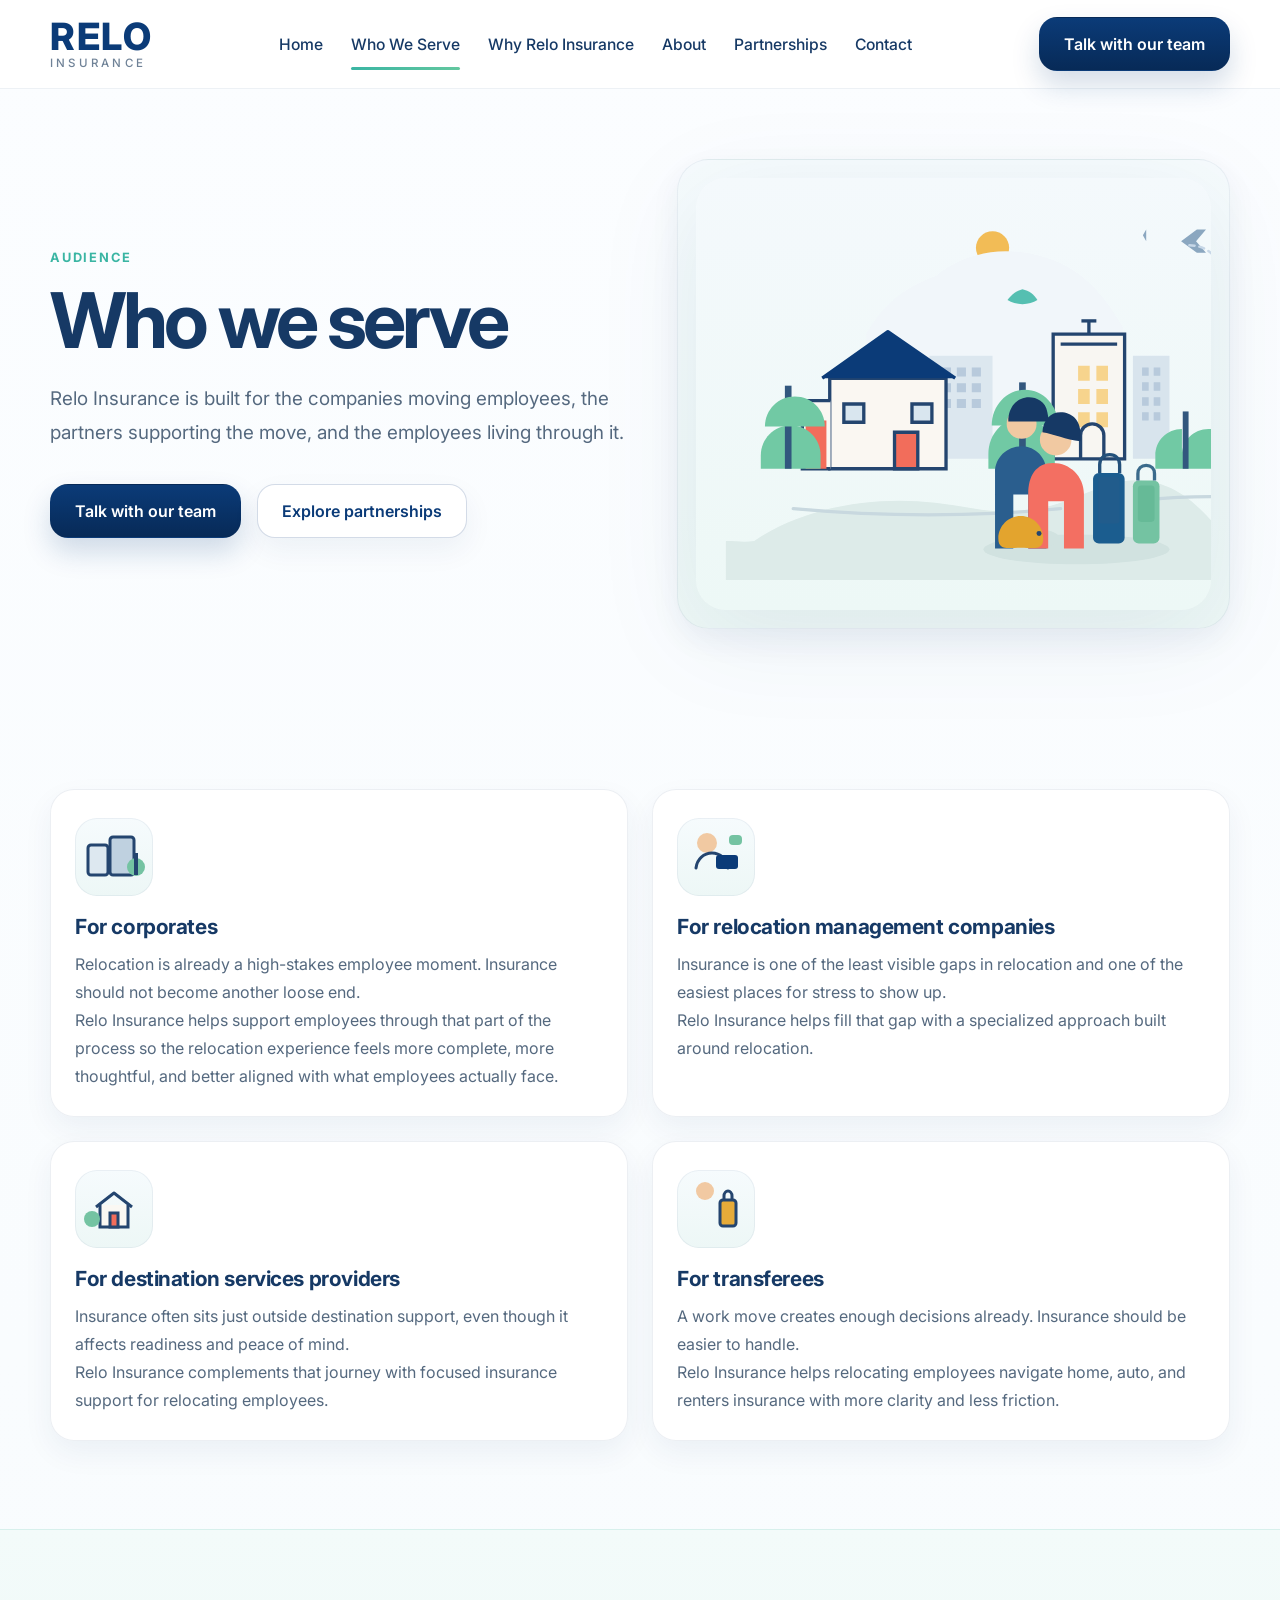
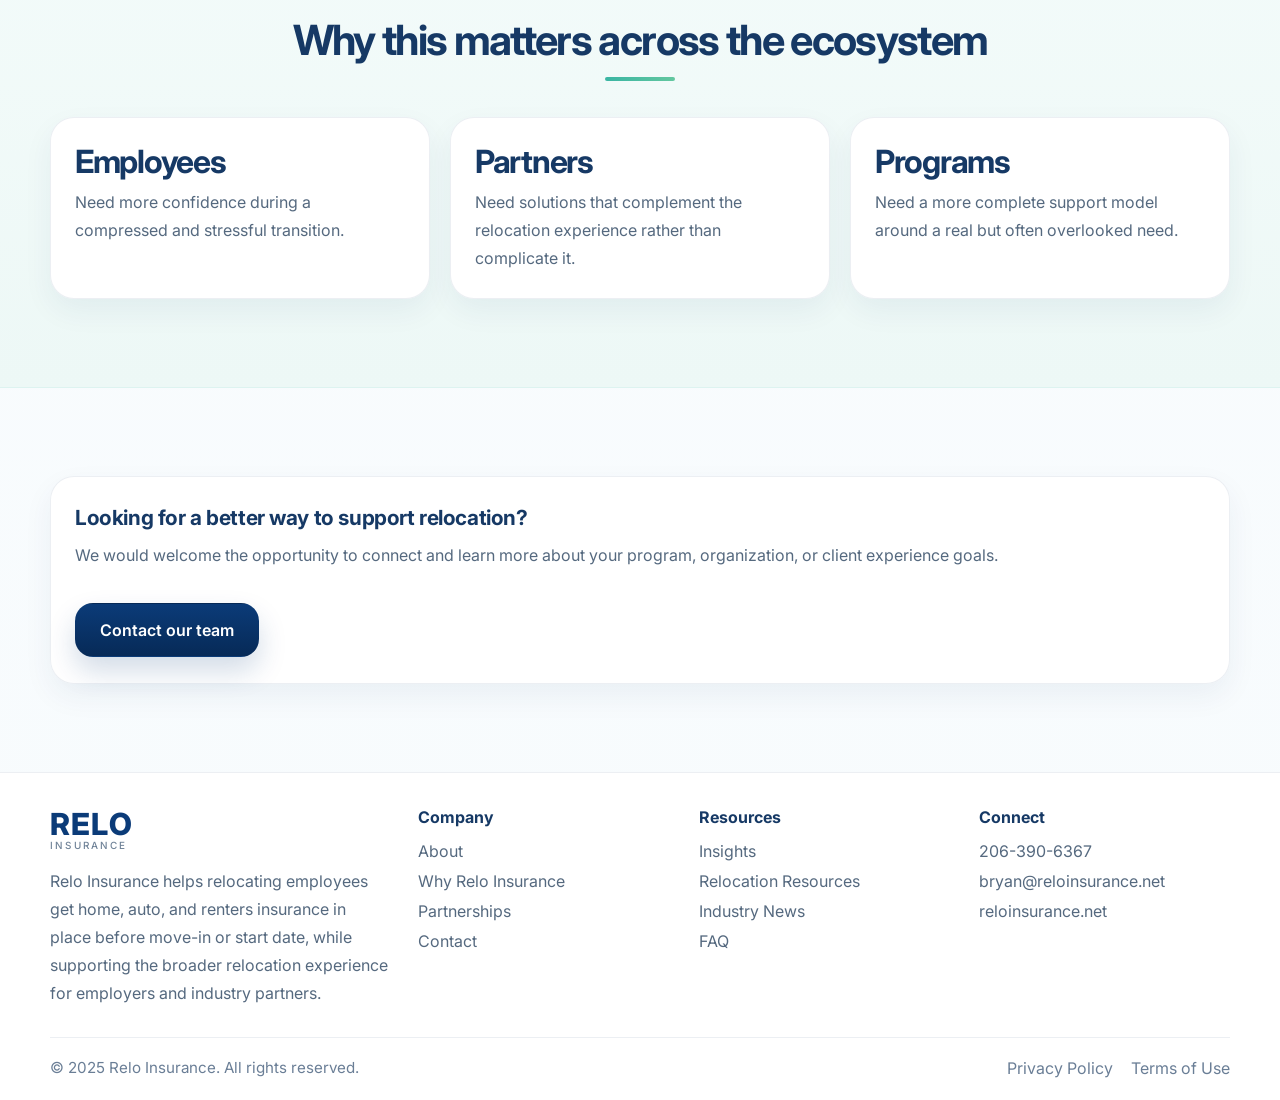
<file: relo_site_mockup_pro_v7/who-we-serve.html>
<!DOCTYPE html>

<html lang="en">
<head>
<meta charset="utf-8"/><meta content="width=device-width, initial-scale=1.0" name="viewport"/>
<title>Who We Serve | Relo Insurance</title>
<meta content="Relo Insurance supports corporates, RMCs, DSPs, and relocating employees with insurance support built for employee moves." name="description"/>
<meta content="#0b3b78" name="theme-color"/>
<link href="https://fonts.googleapis.com" rel="preconnect"/><link crossorigin="" href="https://fonts.gstatic.com" rel="preconnect"/>
<link href="https://fonts.googleapis.com/css2?family=Inter:wght@400;500;600;700;800&amp;display=swap" rel="stylesheet"/><link href="styles.css" rel="stylesheet"/>
</head>
<body>
<a class="skip-link" href="#main">Skip to content</a>
<header class="site-header"><div class="container nav-shell"><a aria-label="Relo Insurance home" class="brand brand-textmark" href="index.html"><span class="brand-name">RELO</span><span class="brand-sub">INSURANCE</span></a><nav aria-label="Primary navigation" class="main-nav"><a href="index.html">Home</a><a class="is-active" href="who-we-serve.html">Who We Serve</a><a href="why-relo-insurance.html">Why Relo Insurance</a><a href="about.html">About</a><a href="partnerships.html">Partnerships</a><a href="contact.html">Contact</a></nav><div class="nav-actions"><a class="button button-primary" href="contact.html">Talk with our team</a><button aria-controls="mobile-nav" aria-expanded="false" aria-label="Toggle menu" class="nav-toggle" type="button"><span></span><span></span><span></span></button></div></div><nav aria-label="Mobile navigation" class="mobile-nav" id="mobile-nav"><a href="index.html">Home</a><a href="who-we-serve.html">Who We Serve</a><a href="why-relo-insurance.html">Why Relo Insurance</a><a href="about.html">About</a><a href="partnerships.html">Partnerships</a><a href="contact.html">Contact</a><a class="button button-primary mobile-button" href="contact.html">Talk with our team</a></nav></header>
<main id="main">
<section class="page-hero section-tight"><div class="container page-grid page-hero-shell"><div><p class="page-eyebrow">Audience</p><h1>Who we serve</h1><p class="page-hero-text">Relo Insurance is built for the companies moving employees, the partners supporting the move, and the employees living through it.</p><div class="page-actions"><a class="button button-primary" href="contact.html">Talk with our team</a><a class="button button-secondary" href="partnerships.html">Explore partnerships</a></div></div><div class="page-hero-media"><img alt="Relocation illustration" height="520" src="assets/hero-illustration.svg" width="620"/></div></div></section>
<section class="section"><div class="container"><div class="card-grid card-grid-2">
<article class="surface-card audience-card"><div aria-hidden="true" class="audience-icon"><svg fill="none" viewbox="0 0 72 72" xmlns="http://www.w3.org/2000/svg"><rect fill="#DDE8F0" height="30" rx="3" stroke="#24456F" stroke-width="3" width="20" x="10" y="24"></rect><rect fill="#BFD1E0" height="38" rx="3" stroke="#24456F" stroke-width="3" width="24" x="32" y="16"></rect><circle cx="58" cy="46" fill="#74C3A2" r="9"></circle><rect fill="#24456F" height="22" width="4" x="56" y="32"></rect></svg></div><h3>For corporates</h3><p>Relocation is already a high-stakes employee moment. Insurance should not become another loose end.</p><p>Relo Insurance helps support employees through that part of the process so the relocation experience feels more complete, more thoughtful, and better aligned with what employees actually face.</p></article>
<article class="surface-card audience-card"><div aria-hidden="true" class="audience-icon"><svg fill="none" viewbox="0 0 72 72" xmlns="http://www.w3.org/2000/svg"><circle cx="27" cy="22" fill="#F1C9A2" r="10"></circle><path d="M16 47c1-9 8-15 16-15 8 0 15 6 16 15" stroke="#24456F" stroke-linecap="round" stroke-width="3"></path><rect fill="#0B3B78" height="14" rx="3" width="22" x="36" y="34"></rect><rect fill="#74C3A2" height="10" rx="4" width="13" x="49" y="14"></rect></svg></div><h3>For relocation management companies</h3><p>Insurance is one of the least visible gaps in relocation and one of the easiest places for stress to show up.</p><p>Relo Insurance helps fill that gap with a specialized approach built around relocation.</p></article>
<article class="surface-card audience-card"><div aria-hidden="true" class="audience-icon"><svg fill="none" viewbox="0 0 72 72" xmlns="http://www.w3.org/2000/svg"><path d="M18 34 36 20l18 14" stroke="#24456F" stroke-linejoin="round" stroke-width="3"></path><path d="M22 32v22h28V32" fill="#FAF8F3" stroke="#24456F" stroke-width="3"></path><rect fill="#F26D5B" height="14" stroke="#24456F" stroke-width="3" width="8" x="32" y="40"></rect><circle cx="14" cy="46" fill="#74C3A2" r="8"></circle></svg></div><h3>For destination services providers</h3><p>Insurance often sits just outside destination support, even though it affects readiness and peace of mind.</p><p>Relo Insurance complements that journey with focused insurance support for relocating employees.</p></article>
<article class="surface-card audience-card"><div aria-hidden="true" class="audience-icon"><svg fill="none" viewbox="0 0 72 72" xmlns="http://www.w3.org/2000/svg"><circle cx="25" cy="18" fill="#F1C9A2" r="9"></circle><rect fill="#E6AB39" height="26" rx="3" stroke="#24456F" stroke-width="3" width="16" x="40" y="27"></rect><path d="M44 27v-4c0-3 2-5 4-5s4 2 4 5v4" stroke="#24456F" stroke-width="3"></path></svg></div><h3>For transferees</h3><p>A work move creates enough decisions already. Insurance should be easier to handle.</p><p>Relo Insurance helps relocating employees navigate home, auto, and renters insurance with more clarity and less friction.</p></article>
</div></div></section>
<section class="section section-tint"><div class="container"><header class="section-heading section-heading-center"><h2>Why this matters across the ecosystem</h2></header><div class="kpi-grid"><article class="stat-card"><strong>Employees</strong><p>Need more confidence during a compressed and stressful transition.</p></article><article class="stat-card"><strong>Partners</strong><p>Need solutions that complement the relocation experience rather than complicate it.</p></article><article class="stat-card"><strong>Programs</strong><p>Need a more complete support model around a real but often overlooked need.</p></article></div></div></section>
<section class="section"><div class="container"><div class="panel"><h3>Looking for a better way to support relocation?</h3><p>We would welcome the opportunity to connect and learn more about your program, organization, or client experience goals.</p><div class="page-actions"><a class="button button-primary" href="contact.html">Contact our team</a></div></div></div></section>
</main>
<footer class="site-footer"><div class="container footer-grid"><div class="footer-brand"><a aria-label="Relo Insurance home" class="brand brand-textmark footer-brandmark" href="index.html"><span class="brand-name">RELO</span><span class="brand-sub">INSURANCE</span></a><p>Relo Insurance helps relocating employees get home, auto, and renters insurance in place before move-in or start date, while supporting the broader relocation experience for employers and industry partners.</p></div><div><h3>Company</h3><ul><li><a href="about.html">About</a></li><li><a href="why-relo-insurance.html">Why Relo Insurance</a></li><li><a href="partnerships.html">Partnerships</a></li><li><a href="contact.html">Contact</a></li></ul></div><div><h3>Resources</h3><ul><li><a href="contact.html">Insights</a></li><li><a href="contact.html">Relocation Resources</a></li><li><a href="contact.html">Industry News</a></li><li><a href="contact.html">FAQ</a></li></ul></div><div><h3>Connect</h3><ul><li><a href="tel:+12063906367">206-390-6367</a></li><li><a href="mailto:bryan@reloinsurance.net">bryan@reloinsurance.net</a></li><li><a href="https://reloinsurance.net">reloinsurance.net</a></li></ul></div></div><div class="container footer-bottom"><p>© 2025 Relo Insurance. All rights reserved.</p><div class="footer-legal"><a href="privacy.html">Privacy Policy</a><a href="terms.html">Terms of Use</a></div></div></footer>
<script src="script.js"></script>
</body></html>
</file>
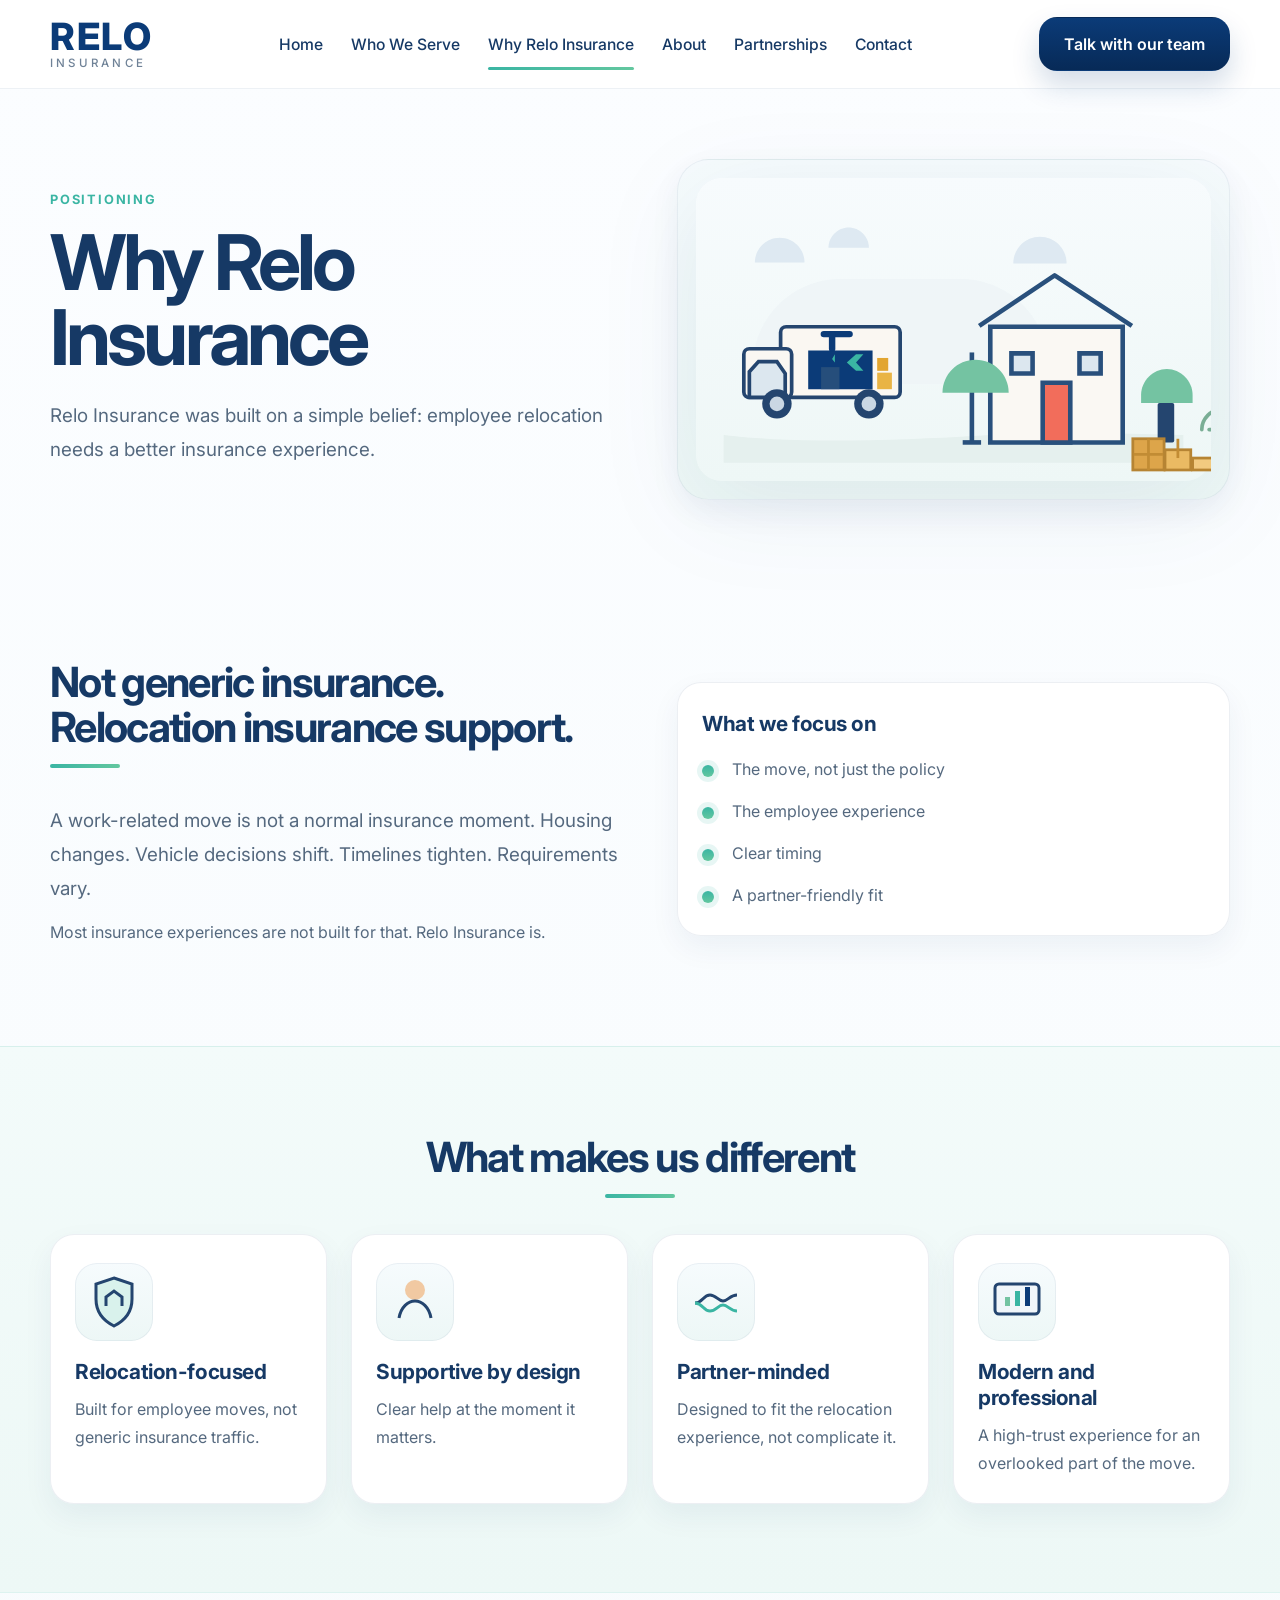
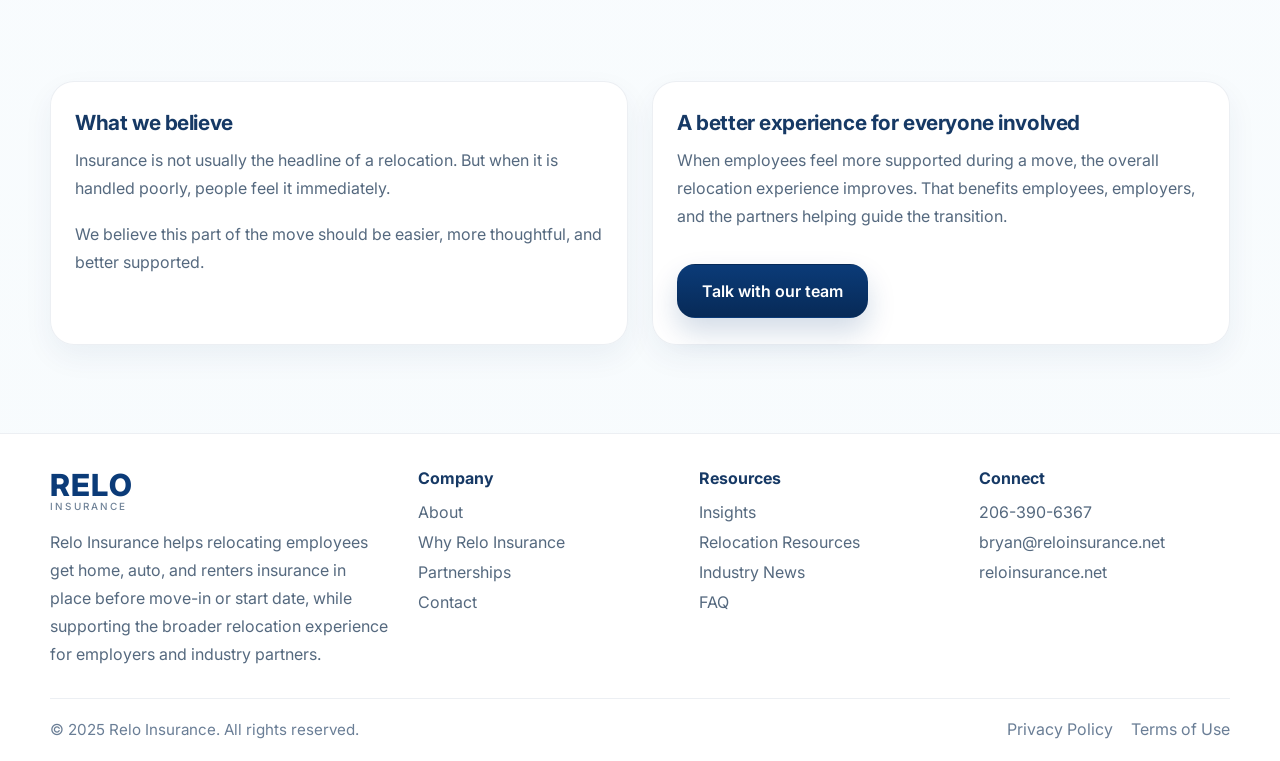
<file: relo_site_mockup_pro_v7/why-relo-insurance.html>
<!DOCTYPE html>

<html lang="en"><head><meta charset="utf-8"/><meta content="width=device-width, initial-scale=1.0" name="viewport"/><title>Why Relo Insurance | Relo Insurance</title><meta content="Relo Insurance was built on a simple belief: employee relocation needs a better insurance experience." name="description"/><meta content="#0b3b78" name="theme-color"/><link href="https://fonts.googleapis.com" rel="preconnect"/><link crossorigin="" href="https://fonts.gstatic.com" rel="preconnect"/><link href="https://fonts.googleapis.com/css2?family=Inter:wght@400;500;600;700;800&amp;display=swap" rel="stylesheet"/><link href="styles.css" rel="stylesheet"/></head>
<body><a class="skip-link" href="#main">Skip to content</a><header class="site-header"><div class="container nav-shell"><a aria-label="Relo Insurance home" class="brand brand-textmark" href="index.html"><span class="brand-name">RELO</span><span class="brand-sub">INSURANCE</span></a><nav aria-label="Primary navigation" class="main-nav"><a href="index.html">Home</a><a href="who-we-serve.html">Who We Serve</a><a class="is-active" href="why-relo-insurance.html">Why Relo Insurance</a><a href="about.html">About</a><a href="partnerships.html">Partnerships</a><a href="contact.html">Contact</a></nav><div class="nav-actions"><a class="button button-primary" href="contact.html">Talk with our team</a><button aria-controls="mobile-nav" aria-expanded="false" aria-label="Toggle menu" class="nav-toggle" type="button"><span></span><span></span><span></span></button></div></div><nav aria-label="Mobile navigation" class="mobile-nav" id="mobile-nav"><a href="index.html">Home</a><a href="who-we-serve.html">Who We Serve</a><a href="why-relo-insurance.html">Why Relo Insurance</a><a href="about.html">About</a><a href="partnerships.html">Partnerships</a><a href="contact.html">Contact</a><a class="button button-primary mobile-button" href="contact.html">Talk with our team</a></nav></header>
<main id="main">
<section class="page-hero section-tight"><div class="container page-grid page-hero-shell"><div><p class="page-eyebrow">Positioning</p><h1>Why Relo Insurance</h1><p class="page-hero-text">Relo Insurance was built on a simple belief: employee relocation needs a better insurance experience.</p></div><div class="page-hero-media"><img alt="Moving illustration" height="330" src="assets/move-illustration.svg" width="560"/></div></div></section>
<section class="section"><div class="container split-grid"><div><header class="section-heading"><h2>Not generic insurance. Relocation insurance support.</h2></header><p class="lead">A work-related move is not a normal insurance moment. Housing changes. Vehicle decisions shift. Timelines tighten. Requirements vary.</p><p>Most insurance experiences are not built for that. Relo Insurance is.</p></div><div class="panel"><h3>What we focus on</h3><ul class="check-list"><li>The move, not just the policy</li><li>The employee experience</li><li>Clear timing</li><li>A partner-friendly fit</li></ul></div></div></section>
<section class="section section-tint"><div class="container"><header class="section-heading section-heading-center"><h2>What makes us different</h2></header><div class="card-grid card-grid-4"><article class="surface-card feature-card"><div aria-hidden="true" class="feature-icon"><svg fill="none" viewbox="0 0 72 72" xmlns="http://www.w3.org/2000/svg"><path d="M36 12 54 18v15c0 13-8 22-18 27-10-5-18-14-18-27V18l18-6Z" fill="#D9F2EC" stroke="#24456F" stroke-width="3"></path><path d="M28 40V31l8-6 8 6v9" stroke="#24456F" stroke-width="3"></path></svg></div><h3>Relocation-focused</h3><p>Built for employee moves, not generic insurance traffic.</p></article><article class="surface-card feature-card"><div aria-hidden="true" class="feature-icon"><svg fill="none" viewbox="0 0 72 72" xmlns="http://www.w3.org/2000/svg"><circle cx="36" cy="24" fill="#F1C9A2" r="10"></circle><path d="M20 52c2-11 9-17 16-17s14 6 16 17" stroke="#24456F" stroke-width="3"></path></svg></div><h3>Supportive by design</h3><p>Clear help at the moment it matters.</p></article><article class="surface-card feature-card"><div aria-hidden="true" class="feature-icon"><svg fill="none" viewbox="0 0 72 72" xmlns="http://www.w3.org/2000/svg"><path d="M15 37c8 0 8-8 15-8 6 0 8 6 13 6s7-6 14-6" stroke="#24456F" stroke-width="3"></path><path d="M15 37c8 0 8 8 15 8 6 0 8-6 13-6s7 6 14 6" stroke="#3AB5A3" stroke-width="3"></path></svg></div><h3>Partner-minded</h3><p>Designed to fit the relocation experience, not complicate it.</p></article><article class="surface-card feature-card"><div aria-hidden="true" class="feature-icon"><svg fill="none" viewbox="0 0 72 72" xmlns="http://www.w3.org/2000/svg"><rect fill="#F1F6FA" height="30" rx="4" stroke="#24456F" stroke-width="3" width="44" x="14" y="18"></rect><rect fill="#74C3A2" height="9" width="5" x="24" y="31"></rect><rect fill="#3AB5A3" height="15" width="5" x="34" y="25"></rect><rect fill="#0B3B78" height="19" width="5" x="44" y="21"></rect></svg></div><h3>Modern and professional</h3><p>A high-trust experience for an overlooked part of the move.</p></article></div></div></section>
<section class="section"><div class="container card-grid card-grid-2"><article class="panel"><h3>What we believe</h3><p>Insurance is not usually the headline of a relocation. But when it is handled poorly, people feel it immediately.</p><p>We believe this part of the move should be easier, more thoughtful, and better supported.</p></article><article class="panel"><h3>A better experience for everyone involved</h3><p>When employees feel more supported during a move, the overall relocation experience improves. That benefits employees, employers, and the partners helping guide the transition.</p><div class="page-actions"><a class="button button-primary" href="contact.html">Talk with our team</a></div></article></div></section>
</main>
<footer class="site-footer"><div class="container footer-grid"><div class="footer-brand"><a aria-label="Relo Insurance home" class="brand brand-textmark footer-brandmark" href="index.html"><span class="brand-name">RELO</span><span class="brand-sub">INSURANCE</span></a><p>Relo Insurance helps relocating employees get home, auto, and renters insurance in place before move-in or start date, while supporting the broader relocation experience for employers and industry partners.</p></div><div><h3>Company</h3><ul><li><a href="about.html">About</a></li><li><a href="why-relo-insurance.html">Why Relo Insurance</a></li><li><a href="partnerships.html">Partnerships</a></li><li><a href="contact.html">Contact</a></li></ul></div><div><h3>Resources</h3><ul><li><a href="contact.html">Insights</a></li><li><a href="contact.html">Relocation Resources</a></li><li><a href="contact.html">Industry News</a></li><li><a href="contact.html">FAQ</a></li></ul></div><div><h3>Connect</h3><ul><li><a href="tel:+12063906367">206-390-6367</a></li><li><a href="mailto:bryan@reloinsurance.net">bryan@reloinsurance.net</a></li><li><a href="https://reloinsurance.net">reloinsurance.net</a></li></ul></div></div><div class="container footer-bottom"><p>© 2025 Relo Insurance. All rights reserved.</p><div class="footer-legal"><a href="privacy.html">Privacy Policy</a><a href="terms.html">Terms of Use</a></div></div></footer><script src="script.js"></script></body></html>
</file>
<file: relo_site_mockup_pro_v7/styles.css>
:root {
  --navy-950: #072a57;
  --navy-900: #0b3b78;
  --navy-800: #1b4f8e;
  --teal-500: #3ab5a3;
  --mint-500: #63c79f;
  --sun-500: #f2bc56;
  --text-900: #163965;
  --text-700: #55697f;
  --text-600: #6a7e96;
  --line-300: #dbe7ef;
  --bg-000: #ffffff;
  --bg-050: #f8fbfd;
  --bg-100: #f2f8fb;
  --bg-150: #eef8f6;
  --shadow-1: 0 20px 50px rgba(17, 55, 106, 0.08);
  --shadow-2: 0 12px 30px rgba(17, 55, 106, 0.06);
  --radius-xl: 32px;
  --radius-lg: 24px;
  --radius-md: 18px;
  --container: 1180px;
}

* { box-sizing: border-box; }
html { scroll-behavior: smooth; }
body {
  margin: 0;
  font-family: Inter, Arial, sans-serif;
  color: var(--text-700);
  background: linear-gradient(180deg, #fbfdff 0%, #f7fbfd 100%);
  -webkit-font-smoothing: antialiased;
  text-rendering: optimizeLegibility;
}

img { display: block; max-width: 100%; }
a { color: inherit; text-decoration: none; }
button, input, textarea { font: inherit; }

.skip-link {
  position: absolute;
  left: -9999px;
  top: 0;
}
.skip-link:focus {
  left: 16px;
  top: 16px;
  z-index: 100;
  padding: 12px 16px;
  border-radius: 12px;
  background: var(--navy-900);
  color: white;
}

.container {
  width: min(calc(100% - 40px), var(--container));
  margin: 0 auto;
}

.section { padding: 88px 0; }
.section-tight { padding: 64px 0; }
.section-tint {
  background: linear-gradient(180deg, #f3fbfa 0%, #edf8f6 100%);
  border-top: 1px solid rgba(58,181,163,0.12);
  border-bottom: 1px solid rgba(58,181,163,0.12);
}

.site-header {
  position: sticky;
  top: 0;
  z-index: 50;
  background: rgba(255,255,255,0.9);
  backdrop-filter: blur(14px);
  border-bottom: 1px solid rgba(11, 59, 120, 0.07);
}


.brand {
  display: inline-flex;
  flex-direction: column;
  align-items: flex-start;
  justify-content: center;
  text-decoration: none;
  line-height: 1;
  flex: 0 0 auto;
}

.brand-textmark {
  padding: 2px 0;
}

.brand-name {
  font-family: Inter, Arial, sans-serif;
  font-size: 2.35rem;
  font-weight: 800;
  letter-spacing: 0.04em;
  color: #0B3B78;
}

.brand-sub {
  margin-top: 2px;
  font-family: Inter, Arial, sans-serif;
  font-size: 0.72rem;
  font-weight: 500;
  letter-spacing: 0.28em;
  color: #6F8297;
}

.footer-brandmark {
  margin-bottom: 14px;
}

.footer-brandmark .brand-name {
  font-size: 1.9rem;
}

.footer-brandmark .brand-sub {
  font-size: 0.62rem;
  letter-spacing: 0.22em;
}

.nav-shell {
  min-height: 88px;
  display: flex;
  align-items: center;
  justify-content: space-between;
  gap: 24px;
}

.brand img { display:none; }

.main-nav {
  display: flex;
  align-items: center;
  gap: 28px;
}
.main-nav a {
  position: relative;
  color: var(--text-900);
  font-size: 0.98rem;
  font-weight: 500;
  padding: 6px 0;
}
.main-nav a::after {
  content: "";
  position: absolute;
  left: 0; right: 0; bottom: -10px;
  height: 3px;
  background: linear-gradient(90deg, var(--teal-500), var(--mint-500));
  border-radius: 999px;
  transform: scaleX(0);
  transform-origin: center;
  transition: transform 180ms ease;
}
.main-nav a:hover::after,
.main-nav a.is-active::after { transform: scaleX(1); }

.nav-actions {
  display: flex;
  align-items: center;
  gap: 14px;
}

.button {
  display: inline-flex;
  align-items: center;
  justify-content: center;
  gap: 10px;
  min-height: 54px;
  padding: 0 24px;
  border-radius: var(--radius-md);
  font-weight: 600;
  border: 1px solid transparent;
  transition: transform 180ms ease, box-shadow 180ms ease, background-color 180ms ease;
}
.button:hover { transform: translateY(-1px); }
.button-primary {
  color: white;
  background: linear-gradient(180deg, var(--navy-900), var(--navy-950));
  box-shadow: 0 14px 28px rgba(11, 59, 120, 0.18);
}
.button-secondary {
  color: var(--navy-900);
  background: white;
  border-color: rgba(11,59,120,0.18);
  box-shadow: var(--shadow-2);
}
.button-accent {
  color: white;
  background: linear-gradient(180deg, #73d7a0, #55c78f);
  box-shadow: 0 14px 28px rgba(85, 199, 143, 0.25);
}

.nav-toggle {
  display: none;
  width: 46px; height: 46px;
  border: 1px solid var(--line-300);
  background: white;
  border-radius: 14px;
  padding: 10px;
  cursor: pointer;
}
.nav-toggle span {
  display: block;
  height: 2px;
  margin: 5px 0;
  background: var(--navy-900);
}
.mobile-nav {
  display: none;
  padding: 0 20px 20px;
  background: rgba(255,255,255,0.98);
  border-bottom: 1px solid rgba(11, 59, 120, 0.08);
}
.mobile-nav.is-open { display: grid; gap: 14px; }
.mobile-nav a { color: var(--text-900); }
.mobile-button { width: 100%; }

.hero { padding-top: 48px; }
.hero-grid,
.overview-grid,
.contact-grid,
.split-grid,
.page-grid {
  display: grid;
  grid-template-columns: 1.02fr 0.98fr;
  gap: 52px;
  align-items: center;
}
.eyebrow,
.page-eyebrow {
  margin: 0 0 18px;
  font-size: 0.8rem;
  font-weight: 700;
  letter-spacing: 0.14em;
  text-transform: uppercase;
  color: var(--teal-500);
}
.hero h1,
.page-hero h1 {
  margin: 0;
  color: var(--text-900);
  font-size: clamp(3rem, 6vw, 5rem);
  line-height: 0.98;
  letter-spacing: -0.05em;
  max-width: 12ch;
}
.hero-text,
.page-hero-text,
.lead {
  margin: 24px 0 0;
  font-size: 1.18rem;
  line-height: 1.8;
  max-width: 620px;
}
.hero-actions,
.page-actions {
  display: flex;
  flex-wrap: wrap;
  gap: 16px;
  margin-top: 34px;
}
.hero-media img,
.page-hero-media img,
.overview-media img,
.panel-illustration img {
  width: 100%;
  height: auto;
  filter: drop-shadow(0 22px 48px rgba(18, 57, 101, 0.08));
}

.page-hero {
  padding-top: 42px;
}
.page-hero-shell {
  padding: 28px 0 8px;
}
.page-hero-media {
  background: linear-gradient(180deg, #f6fbfd 0%, #eef8f6 100%);
  border: 1px solid rgba(18,57,101,0.06);
  border-radius: var(--radius-xl);
  padding: 18px;
  box-shadow: var(--shadow-2);
}

.section-heading { margin-bottom: 36px; }
.section-heading h2 {
  margin: 0;
  color: var(--text-900);
  font-size: clamp(2rem, 4vw, 2.6rem);
  line-height: 1.08;
  letter-spacing: -0.04em;
}
.section-heading h2::after {
  content: "";
  display: block;
  width: 70px;
  height: 4px;
  margin-top: 14px;
  border-radius: 999px;
  background: linear-gradient(90deg, var(--teal-500), var(--mint-500));
}
.section-heading-center { text-align: center; }
.section-heading-center h2::after { margin-left: auto; margin-right: auto; }

.card-grid { display: grid; gap: 24px; }
.card-grid-4 { grid-template-columns: repeat(4, minmax(0, 1fr)); }
.card-grid-3 { grid-template-columns: repeat(3, minmax(0, 1fr)); }
.card-grid-2 { grid-template-columns: repeat(2, minmax(0, 1fr)); }

.surface-card,
.panel,
.stat-card,
.quote-card {
  background: rgba(255,255,255,0.96);
  border: 1px solid rgba(18, 57, 101, 0.08);
  border-radius: var(--radius-lg);
  box-shadow: var(--shadow-2);
}

.info-card,
.feature-card,
.value-card,
.audience-card,
.stat-card,
.quote-card,
.contact-form,
.panel { padding: 28px 24px 26px; }

.card-icon,
.feature-icon,
.value-icon,
.audience-icon {
  width: 78px; height: 78px;
  display: grid;
  place-items: center;
  margin-bottom: 18px;
  border-radius: 22px;
  background: linear-gradient(180deg, #f6fbfd, #edf7f6);
  box-shadow: inset 0 0 0 1px rgba(18, 57, 101, 0.06);
}
.card-icon svg,
.feature-icon svg,
.value-icon svg,
.audience-icon svg { width: 72px; height: 72px; }

.info-card h3,
.feature-card h3,
.value-card h3,
.audience-card h3,
.panel h3,
.stat-card h3,
.quote-card h3,
.mini-title {
  margin: 0 0 10px;
  color: var(--text-900);
  font-size: 1.3rem;
  line-height: 1.25;
  letter-spacing: -0.02em;
}
.info-card p,
.feature-card p,
.value-card p,
.audience-card p,
.overview-copy p,
.contact-copy p,
.footer-brand p,
.panel p,
.panel li,
.stat-card p,
.quote-card p,
.muted {
  margin: 0;
  font-size: 1rem;
  line-height: 1.75;
}

.overview-copy p + p,
.panel p + p,
.contact-copy p + p,
.quote-card p + p { margin-top: 18px; }

.icon-list,
.check-list,
.link-list {
  list-style: none;
  padding: 0;
  margin: 18px 0 0;
  display: grid;
  gap: 14px;
}
.check-list li,
.icon-list li {
  position: relative;
  padding-left: 30px;
}
.check-list li::before,
.icon-list li::before {
  content: "";
  position: absolute;
  left: 0;
  top: 10px;
  width: 12px;
  height: 12px;
  border-radius: 50%;
  background: linear-gradient(180deg, var(--teal-500), var(--mint-500));
  box-shadow: 0 0 0 5px rgba(58,181,163,.12);
}

.kpi-grid {
  display: grid;
  grid-template-columns: repeat(3, minmax(0,1fr));
  gap: 20px;
}
.stat-card strong {
  display: block;
  color: var(--text-900);
  font-size: 2rem;
  line-height: 1;
  letter-spacing: -0.04em;
  margin-bottom: 10px;
}

.logo-cloud {
  display: grid;
  grid-template-columns: repeat(4, minmax(0, 1fr));
  gap: 16px;
  margin-top: 24px;
}
.logo-pill {
  background: white;
  border: 1px solid rgba(18,57,101,.08);
  border-radius: 16px;
  min-height: 64px;
  display: grid;
  place-items: center;
  color: var(--text-600);
  font-weight: 600;
  box-shadow: var(--shadow-2);
}

.section-cta {
  position: relative;
  overflow: hidden;
  background:
    radial-gradient(circle at 85% 25%, rgba(44, 90, 143, 0.24) 0, rgba(44, 90, 143, 0.06) 110px, transparent 111px),
    linear-gradient(180deg, #0c3a75, #072a57);
}
.section-cta::before {
  content: "";
  position: absolute;
  right: 0;
  bottom: 0;
  width: 280px;
  height: 150px;
  background: linear-gradient(180deg, rgba(141, 170, 204, 0.18), rgba(141, 170, 204, 0.02));
  clip-path: polygon(0 100%, 0 72%, 14% 72%, 14% 30%, 24% 30%, 24% 58%, 38% 58%, 38% 20%, 50% 20%, 50% 67%, 63% 67%, 63% 41%, 74% 41%, 74% 79%, 86% 79%, 86% 10%, 96% 10%, 96% 100%);
  opacity: .7;
}
.cta-shell {
  position: relative;
  z-index: 1;
  display: flex;
  align-items: center;
  justify-content: space-between;
  gap: 28px;
}
.cta-kicker {
  margin: 0 0 12px;
  color: rgba(255,255,255,0.7);
  font-size: .85rem;
  letter-spacing: .12em;
  text-transform: uppercase;
}
.cta-copy h2 {
  margin: 0;
  color: white;
  font-size: clamp(2rem, 4vw, 2.8rem);
  line-height: 1.1;
  letter-spacing: -0.04em;
  max-width: 14ch;
}

.contact-section { background: linear-gradient(180deg, var(--bg-050), white); }
.contact-list {
  display: grid;
  gap: 14px;
  margin-top: 24px;
}
.contact-list a {
  color: var(--text-900);
  font-weight: 600;
}
.contact-form { padding: 30px; }
.field-row {
  display: grid;
  grid-template-columns: 1fr 1fr;
  gap: 18px;
}
.contact-form label {
  display: grid;
  gap: 10px;
  margin-bottom: 18px;
}
.contact-form span {
  font-weight: 600;
  color: var(--text-900);
}
.contact-form input,
.contact-form textarea {
  width: 100%;
  border: 1px solid var(--line-300);
  background: white;
  border-radius: 14px;
  padding: 14px 16px;
  color: var(--text-900);
  outline: none;
  transition: border-color 180ms ease, box-shadow 180ms ease;
}
.contact-form input:focus,
.contact-form textarea:focus {
  border-color: rgba(58,181,163,0.6);
  box-shadow: 0 0 0 4px rgba(58,181,163,0.12);
}

.site-footer {
  padding: 34px 0 22px;
  border-top: 1px solid rgba(18, 57, 101, 0.08);
  background: white;
}
.footer-grid {
  display: grid;
  grid-template-columns: 1.35fr 1fr 1fr 1fr;
  gap: 30px;
}

.footer-brand p + p { margin-top: 16px; }
.footer-address { color: var(--text-600); }
.site-footer h3 {
  margin: 0 0 14px;
  color: var(--text-900);
  font-size: 1rem;
}
.site-footer ul {
  margin: 0;
  padding: 0;
  list-style: none;
  display: grid;
  gap: 10px;
}
.site-footer li a { color: var(--text-700); }
.footer-bottom {
  display: flex;
  align-items: center;
  justify-content: space-between;
  gap: 20px;
  margin-top: 30px;
  padding-top: 20px;
  border-top: 1px solid rgba(18, 57, 101, 0.08);
}
.footer-bottom p {
  margin: 0;
  font-size: .95rem;
  color: var(--text-600);
}
.footer-legal {
  display: flex;
  gap: 18px;
}
.footer-legal a { color: var(--text-600); }

@media (max-width: 1080px) {
  .main-nav,
  .nav-actions > .button { display: none; }
  .nav-toggle { display: block; }

  .hero-grid,
  .overview-grid,
  .contact-grid,
  .split-grid,
  .page-grid,
  .footer-grid { grid-template-columns: 1fr; }

  .card-grid-4,
  .card-grid-3,
  .kpi-grid,
  .logo-cloud { grid-template-columns: repeat(2, minmax(0, 1fr)); }
  .cta-shell { flex-direction: column; align-items: flex-start; }
}

@media (max-width: 720px) {
  .section { padding: 68px 0; }
  .container { width: min(calc(100% - 28px), var(--container)); }
  .brand img { display:none; }
  .hero,
  .page-hero { padding-top: 24px; }
  .hero-grid,
  .page-grid { gap: 36px; }
  .hero-text,
  .page-hero-text,
  .lead { font-size: 1.08rem; line-height: 1.7; }
  .card-grid-4,
  .card-grid-3,
  .card-grid-2,
  .field-row,
  .kpi-grid,
  .logo-cloud { grid-template-columns: 1fr; }
  .contact-form { padding: 22px; }
  .footer-bottom,
  .footer-legal { flex-direction: column; align-items: flex-start; }
  .cta-copy h2 { max-width: none; }
}
</file>
